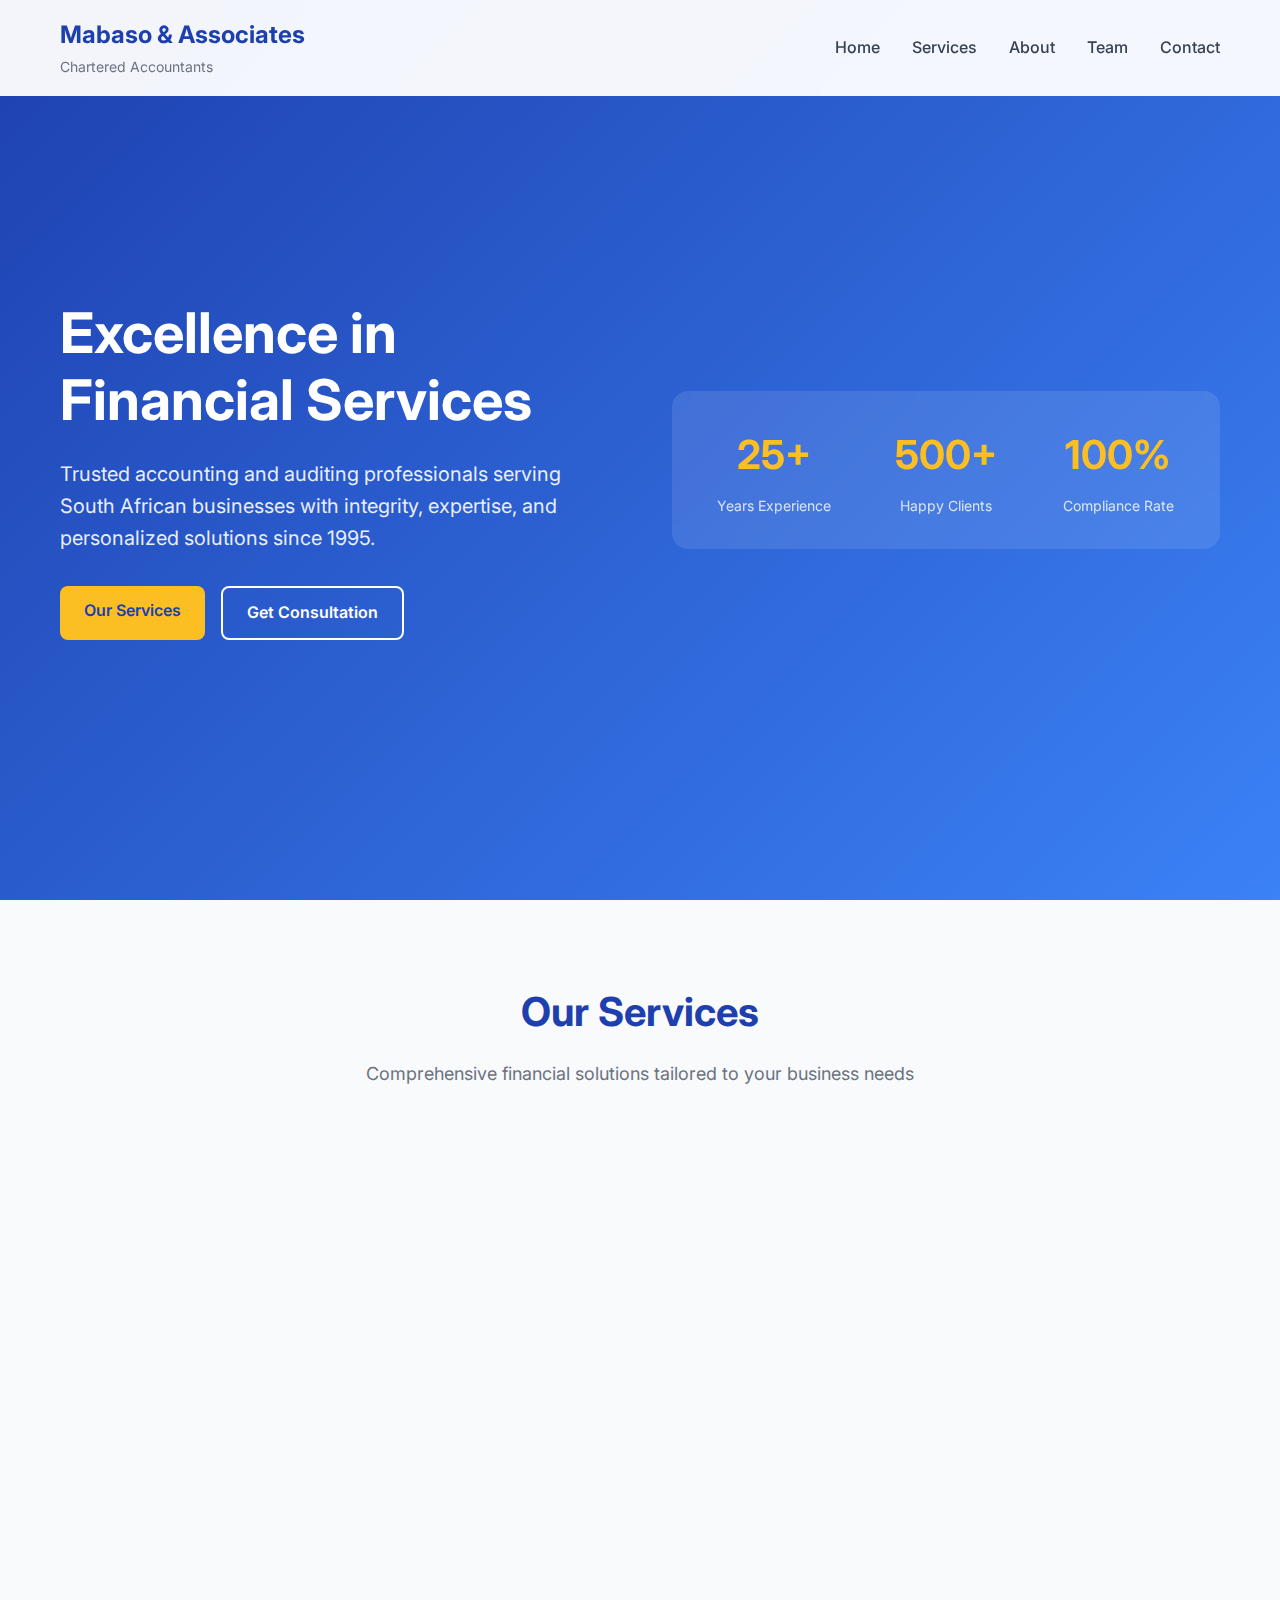
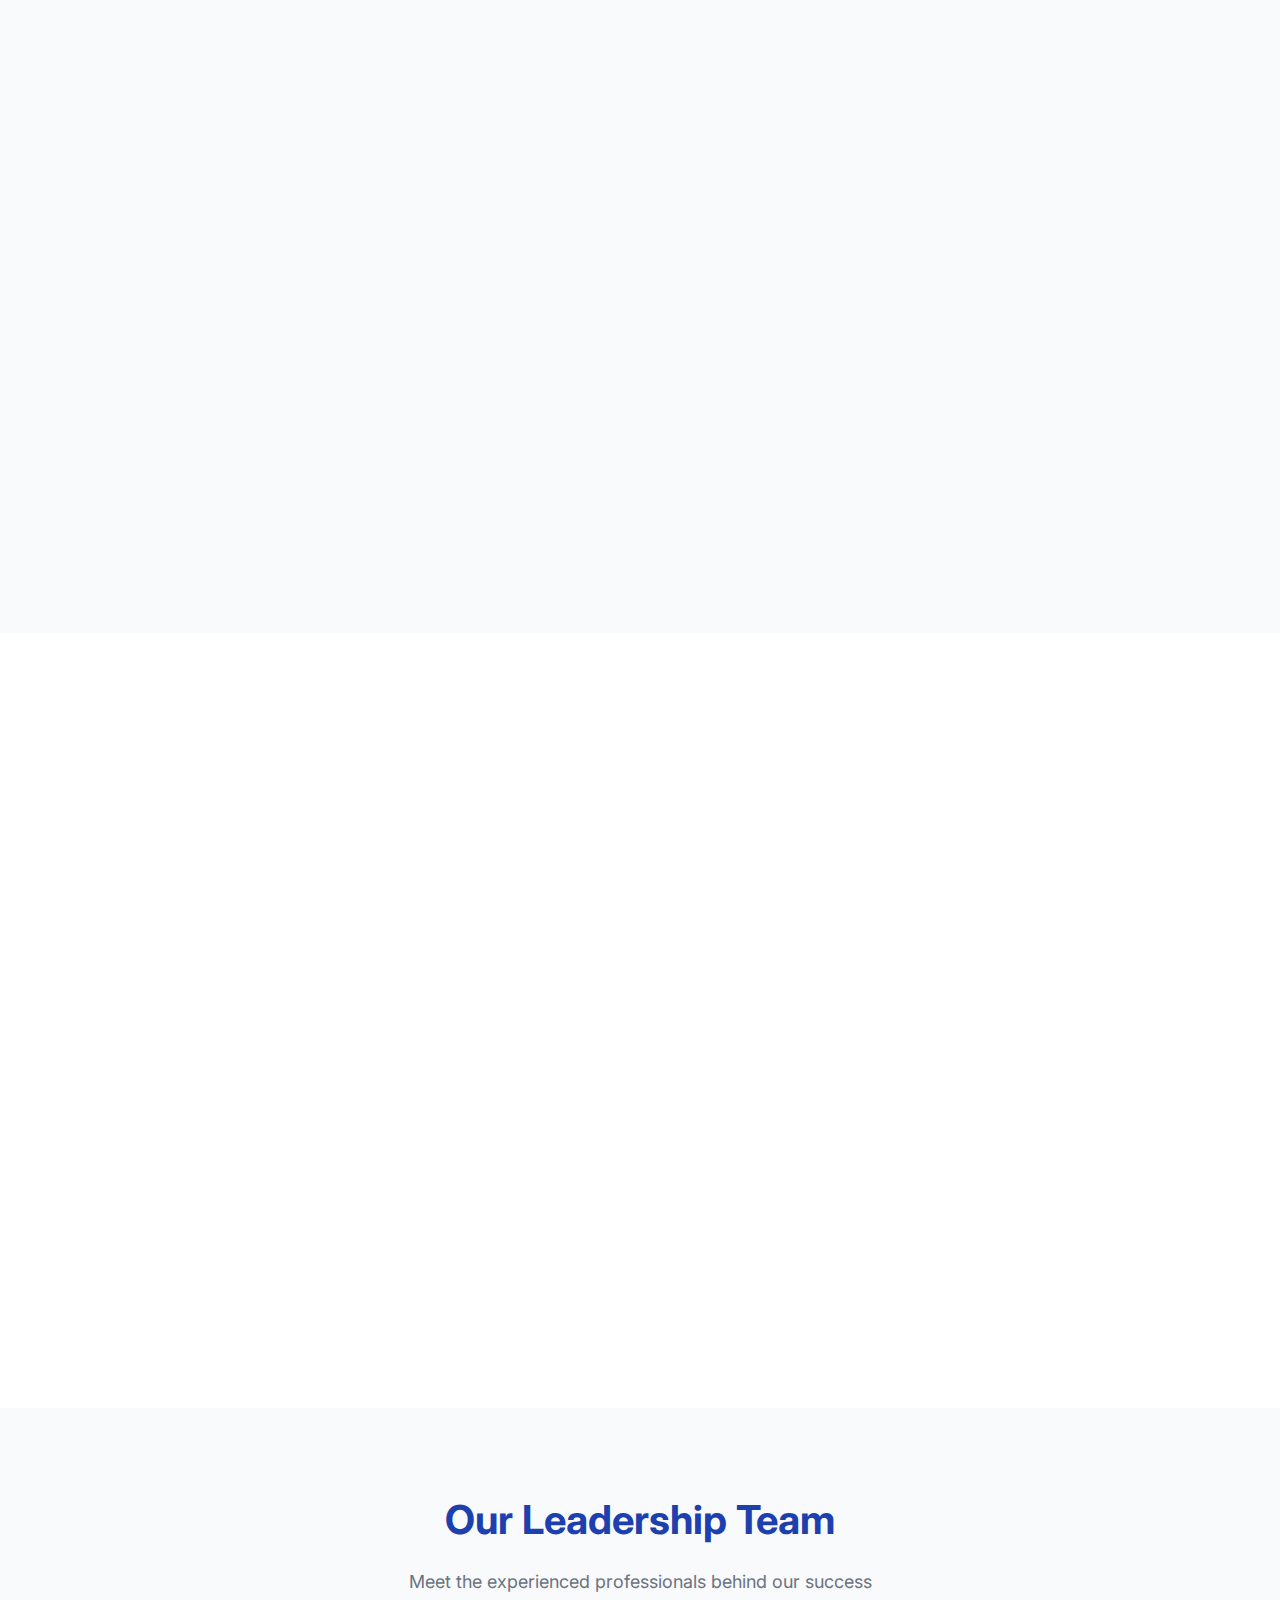
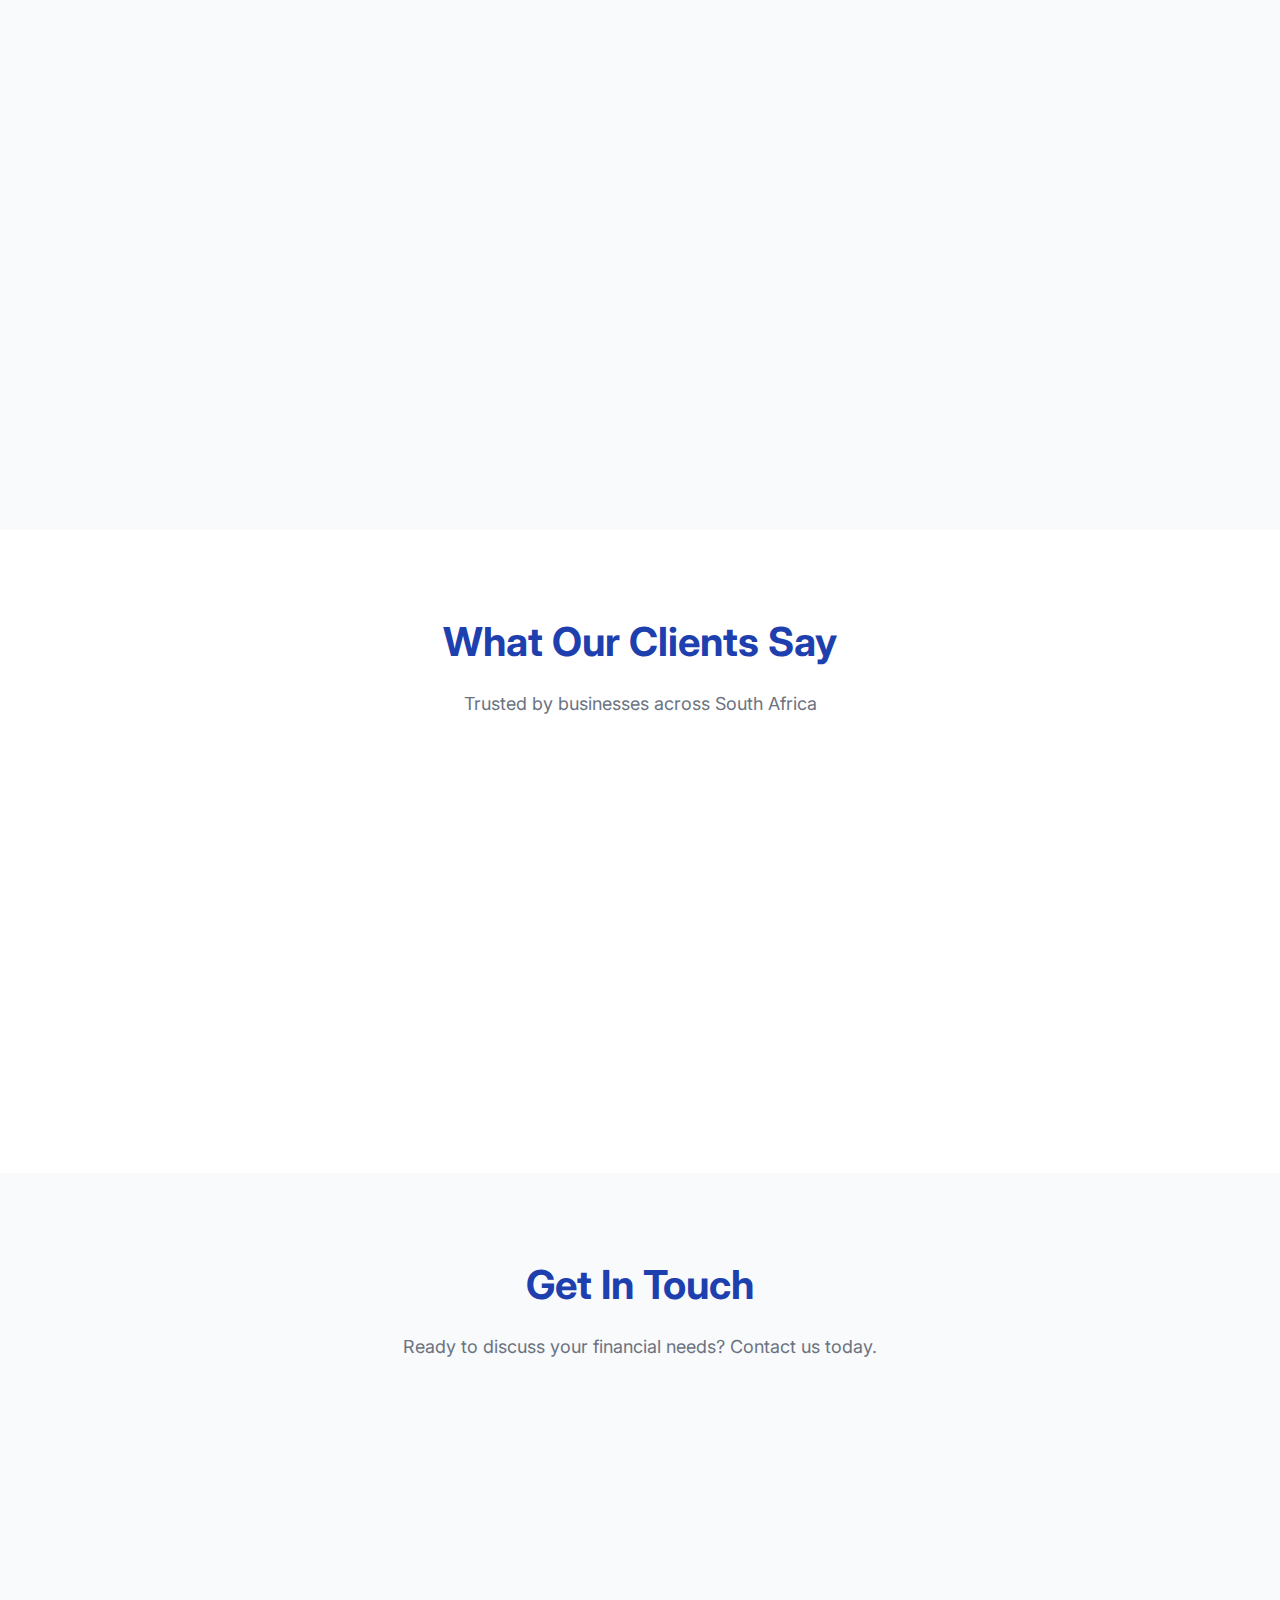
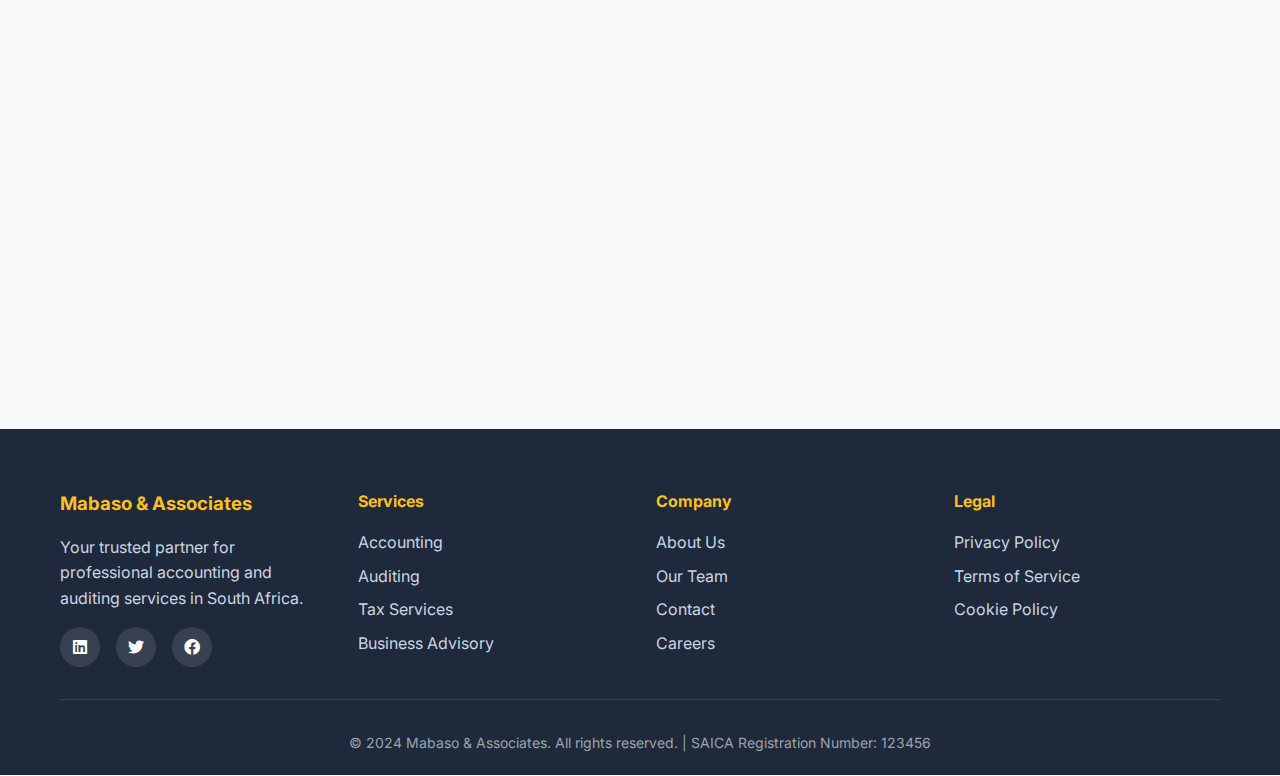
<file: index.html>
<!DOCTYPE html>
<html lang="en">
<head>
    <meta charset="UTF-8">
    <meta name="viewport" content="width=device-width, initial-scale=1.0">
    <title>Mabaso & Associates - Professional Accounting & Auditing Services</title>
    <meta name="description" content="Leading accounting and auditing firm in South Africa providing comprehensive financial services, tax consulting, and business advisory.">
    <link rel="stylesheet" href="styles.css">
    <link href="https://fonts.googleapis.com/css2?family=Inter:wght@300;400;500;600;700&display=swap" rel="stylesheet">
    <link rel="stylesheet" href="https://cdnjs.cloudflare.com/ajax/libs/font-awesome/6.0.0/css/all.min.css">
    <link rel="icon" type="image/svg+xml" href="favicon.svg">
</head>
<body>
    <!-- Navigation -->
    <nav class="navbar">
        <div class="nav-container">
            <div class="nav-logo">
                <h2>Mabaso & Associates</h2>
                <span>Chartered Accountants</span>
            </div>
            <ul class="nav-menu">
                <li class="nav-item">
                    <a href="#home" class="nav-link">Home</a>
                </li>
                <li class="nav-item">
                    <a href="services.html" class="nav-link">Services</a>
                </li>
                <li class="nav-item">
                    <a href="#about" class="nav-link">About</a>
                </li>
                <li class="nav-item">
                    <a href="#team" class="nav-link">Team</a>
                </li>
                <li class="nav-item">
                    <a href="contact.html" class="nav-link">Contact</a>
                </li>
            </ul>
            <div class="hamburger">
                <span class="bar"></span>
                <span class="bar"></span>
                <span class="bar"></span>
            </div>
        </div>
    </nav>

    <!-- Hero Section -->
    <section id="home" class="hero">
        <div class="hero-container">
            <div class="hero-content">
                <h1>Excellence in Financial Services</h1>
                <p>Trusted accounting and auditing professionals serving South African businesses with integrity, expertise, and personalized solutions since 1995.</p>
                <div class="hero-buttons">
                    <a href="services.html" class="btn btn-primary">Our Services</a>
                    <a href="contact.html" class="btn btn-secondary">Get Consultation</a>
                </div>
            </div>
            <div class="hero-image">
                <div class="hero-stats">
                    <div class="stat">
                        <h3>25+</h3>
                        <p>Years Experience</p>
                    </div>
                    <div class="stat">
                        <h3>500+</h3>
                        <p>Happy Clients</p>
                    </div>
                    <div class="stat">
                        <h3>100%</h3>
                        <p>Compliance Rate</p>
                    </div>
                </div>
            </div>
        </div>
    </section>

    <!-- Services Section -->
    <section id="services" class="services">
        <div class="container">
            <div class="section-header">
                <h2>Our Services</h2>
                <p>Comprehensive financial solutions tailored to your business needs</p>
            </div>
            <div class="services-grid">
                <div class="service-card">
                    <div class="service-icon">
                        <i class="fas fa-calculator"></i>
                    </div>
                    <h3>Accounting Services</h3>
                    <p>Complete bookkeeping, financial statements, and management accounts to keep your business financially organized.</p>
                    <ul>
                        <li>Monthly bookkeeping</li>
                        <li>Financial statements</li>
                        <li>Management accounts</li>
                        <li>Payroll processing</li>
                    </ul>
                </div>
                <div class="service-card">
                    <div class="service-icon">
                        <i class="fas fa-search"></i>
                    </div>
                    <h3>Auditing Services</h3>
                    <p>Independent audit services ensuring compliance with South African regulations and international standards.</p>
                    <ul>
                        <li>External audits</li>
                        <li>Internal audits</li>
                        <li>Compliance reviews</li>
                        <li>Risk assessments</li>
                    </ul>
                </div>
                <div class="service-card">
                    <div class="service-icon">
                        <i class="fas fa-file-invoice-dollar"></i>
                    </div>
                    <h3>Tax Services</h3>
                    <p>Expert tax planning, compliance, and optimization to minimize your tax burden legally and efficiently.</p>
                    <ul>
                        <li>Tax planning</li>
                        <li>VAT returns</li>
                        <li>Corporate tax</li>
                        <li>Personal tax</li>
                    </ul>
                </div>
                <div class="service-card">
                    <div class="service-icon">
                        <i class="fas fa-chart-line"></i>
                    </div>
                    <h3>Business Advisory</h3>
                    <p>Strategic financial advice to help your business grow, optimize operations, and achieve long-term success.</p>
                    <ul>
                        <li>Business planning</li>
                        <li>Financial modeling</li>
                        <li>Due diligence</li>
                        <li>Mergers & acquisitions</li>
                    </ul>
                </div>
            </div>
        </div>
    </section>

    <!-- About Section -->
    <section id="about" class="about">
        <div class="container">
            <div class="about-content">
                <div class="about-text">
                    <h2>About Mabaso & Associates</h2>
                    <p>Founded in 1995, Mabaso & Associates has been at the forefront of financial excellence in South Africa. We are a team of qualified chartered accountants and auditors committed to providing exceptional service to businesses of all sizes.</p>
                    <p>Our firm combines deep local expertise with international best practices, ensuring our clients receive world-class financial services while maintaining compliance with South African regulations.</p>
                    <div class="about-features">
                        <div class="feature">
                            <i class="fas fa-certificate"></i>
                            <div>
                                <h4>SAICA Registered</h4>
                                <p>Registered with the South African Institute of Chartered Accountants</p>
                            </div>
                        </div>
                        <div class="feature">
                            <i class="fas fa-shield-alt"></i>
                            <div>
                                <h4>Professional Indemnity</h4>
                                <p>Fully insured with comprehensive professional indemnity coverage</p>
                            </div>
                        </div>
                        <div class="feature">
                            <i class="fas fa-users"></i>
                            <div>
                                <h4>Client-Focused</h4>
                                <p>Personalized service with dedicated relationship managers</p>
                            </div>
                        </div>
                    </div>
                </div>
                <div class="about-image">
                    <div class="image-placeholder">
                        <i class="fas fa-building"></i>
                        <p>Professional Office</p>
                    </div>
                </div>
            </div>
        </div>
    </section>

    <!-- Team Section -->
    <section id="team" class="team">
        <div class="container">
            <div class="section-header">
                <h2>Our Leadership Team</h2>
                <p>Meet the experienced professionals behind our success</p>
            </div>
            <div class="team-grid">
                <div class="team-member">
                    <div class="member-image">
                        <i class="fas fa-user-tie"></i>
                    </div>
                    <h3>Thabo Mabaso</h3>
                    <p class="position">Managing Partner</p>
                    <p class="qualifications">CA(SA), MBA</p>
                    <p>Over 20 years of experience in accounting and auditing, specializing in corporate finance and business strategy.</p>
                </div>
                <div class="team-member">
                    <div class="member-image">
                        <i class="fas fa-user-tie"></i>
                    </div>
                    <h3>Nomsa Dlamini</h3>
                    <p class="position">Audit Partner</p>
                    <p class="qualifications">CA(SA), CIA</p>
                    <p>Expert in internal and external auditing with extensive experience in risk management and compliance.</p>
                </div>
                <div class="team-member">
                    <div class="member-image">
                        <i class="fas fa-user-tie"></i>
                    </div>
                    <h3>David van der Merwe</h3>
                    <p class="position">Tax Partner</p>
                    <p class="qualifications">CA(SA), MCom Tax</p>
                    <p>Specialist in South African tax law with expertise in corporate and personal tax planning.</p>
                </div>
            </div>
        </div>
    </section>

    <!-- Testimonials Section -->
    <section class="testimonials">
        <div class="container">
            <div class="section-header">
                <h2>What Our Clients Say</h2>
                <p>Trusted by businesses across South Africa</p>
            </div>
            <div class="testimonials-grid">
                <div class="testimonial">
                    <div class="quote">
                        <i class="fas fa-quote-left"></i>
                        <p>"Mabaso & Associates has been instrumental in our business growth. Their expertise in tax planning saved us significantly, and their audit services are thorough and professional."</p>
                    </div>
                    <div class="client">
                        <h4>Sarah Johnson</h4>
                        <p>CEO, TechStart Solutions</p>
                    </div>
                </div>
                <div class="testimonial">
                    <div class="quote">
                        <i class="fas fa-quote-left"></i>
                        <p>"The team's attention to detail and commitment to compliance gives us peace of mind. They truly understand our business and provide valuable insights."</p>
                    </div>
                    <div class="client">
                        <h4>Michael Patel</h4>
                        <p>Director, Patel Manufacturing</p>
                    </div>
                </div>
                <div class="testimonial">
                    <div class="quote">
                        <i class="fas fa-quote-left"></i>
                        <p>"Professional, reliable, and always available when we need them. Their business advisory services helped us navigate complex financial decisions."</p>
                    </div>
                    <div class="client">
                        <h4>Grace Mokoena</h4>
                        <p>Founder, Green Energy Co.</p>
                    </div>
                </div>
            </div>
        </div>
    </section>

    <!-- Contact Section -->
    <section id="contact" class="contact">
        <div class="container">
            <div class="section-header">
                <h2>Get In Touch</h2>
                <p>Ready to discuss your financial needs? Contact us today.</p>
            </div>
            <div class="contact-content">
                <div class="contact-info">
                    <div class="contact-item">
                        <i class="fas fa-map-marker-alt"></i>
                        <div>
                            <h4>Office Address</h4>
                            <p>123 Financial District<br>Sandton, Johannesburg<br>Gauteng, 2196</p>
                        </div>
                    </div>
                    <div class="contact-item">
                        <i class="fas fa-phone"></i>
                        <div>
                            <h4>Phone</h4>
                            <p>+27 11 234 5678</p>
                        </div>
                    </div>
                    <div class="contact-item">
                        <i class="fas fa-envelope"></i>
                        <div>
                            <h4>Email</h4>
                            <p>info@mabasoassociates.co.za</p>
                        </div>
                    </div>
                    <div class="contact-item">
                        <i class="fas fa-clock"></i>
                        <div>
                            <h4>Business Hours</h4>
                            <p>Monday - Friday: 8:00 AM - 6:00 PM<br>Saturday: 9:00 AM - 1:00 PM</p>
                        </div>
                    </div>
                </div>
                <div class="contact-form">
                    <form>
                        <div class="form-group">
                            <input type="text" placeholder="Your Name" required>
                        </div>
                        <div class="form-group">
                            <input type="email" placeholder="Your Email" required>
                        </div>
                        <div class="form-group">
                            <input type="tel" placeholder="Your Phone">
                        </div>
                        <div class="form-group">
                            <select required>
                                <option value="">Select Service</option>
                                <option value="accounting">Accounting Services</option>
                                <option value="auditing">Auditing Services</option>
                                <option value="tax">Tax Services</option>
                                <option value="advisory">Business Advisory</option>
                            </select>
                        </div>
                        <div class="form-group">
                            <textarea placeholder="Your Message" rows="5" required></textarea>
                        </div>
                        <button type="submit" class="btn btn-primary">Send Message</button>
                    </form>
                </div>
            </div>
        </div>
    </section>

    <!-- Footer -->
    <footer class="footer">
        <div class="container">
            <div class="footer-content">
                <div class="footer-section">
                    <h3>Mabaso & Associates</h3>
                    <p>Your trusted partner for professional accounting and auditing services in South Africa.</p>
                    <div class="social-links">
                        <a href="#"><i class="fab fa-linkedin"></i></a>
                        <a href="#"><i class="fab fa-twitter"></i></a>
                        <a href="#"><i class="fab fa-facebook"></i></a>
                    </div>
                </div>
                <div class="footer-section">
                    <h4>Services</h4>
                    <ul>
                        <li><a href="services.html">Accounting</a></li>
                        <li><a href="services.html">Auditing</a></li>
                        <li><a href="services.html">Tax Services</a></li>
                        <li><a href="services.html">Business Advisory</a></li>
                    </ul>
                </div>
                <div class="footer-section">
                    <h4>Company</h4>
                    <ul>
                        <li><a href="#about">About Us</a></li>
                        <li><a href="#team">Our Team</a></li>
                        <li><a href="contact.html">Contact</a></li>
                        <li><a href="#">Careers</a></li>
                    </ul>
                </div>
                <div class="footer-section">
                    <h4>Legal</h4>
                    <ul>
                        <li><a href="#">Privacy Policy</a></li>
                        <li><a href="#">Terms of Service</a></li>
                        <li><a href="#">Cookie Policy</a></li>
                    </ul>
                </div>
            </div>
            <div class="footer-bottom">
                <p>&copy; 2024 Mabaso & Associates. All rights reserved. | SAICA Registration Number: 123456</p>
            </div>
        </div>
    </footer>

    <script src="script.js"></script>
</body>
</html>
</file>
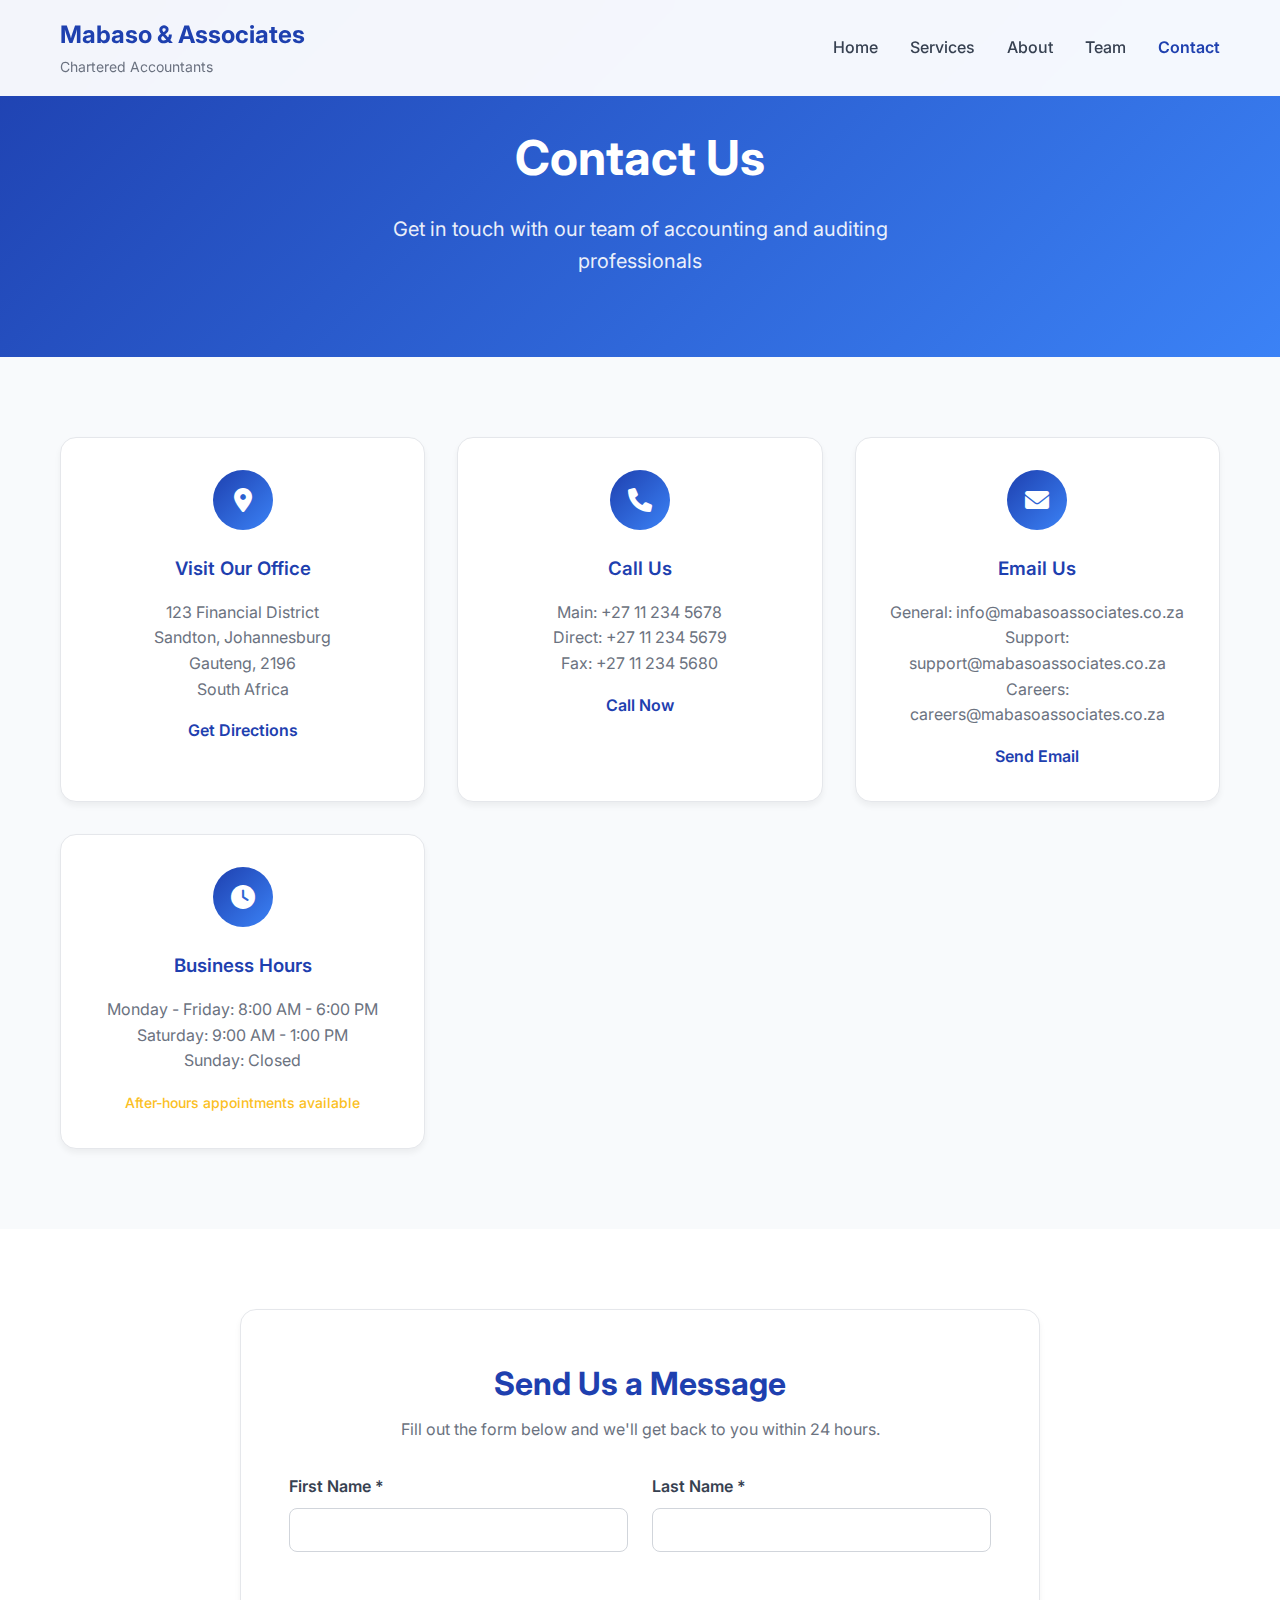
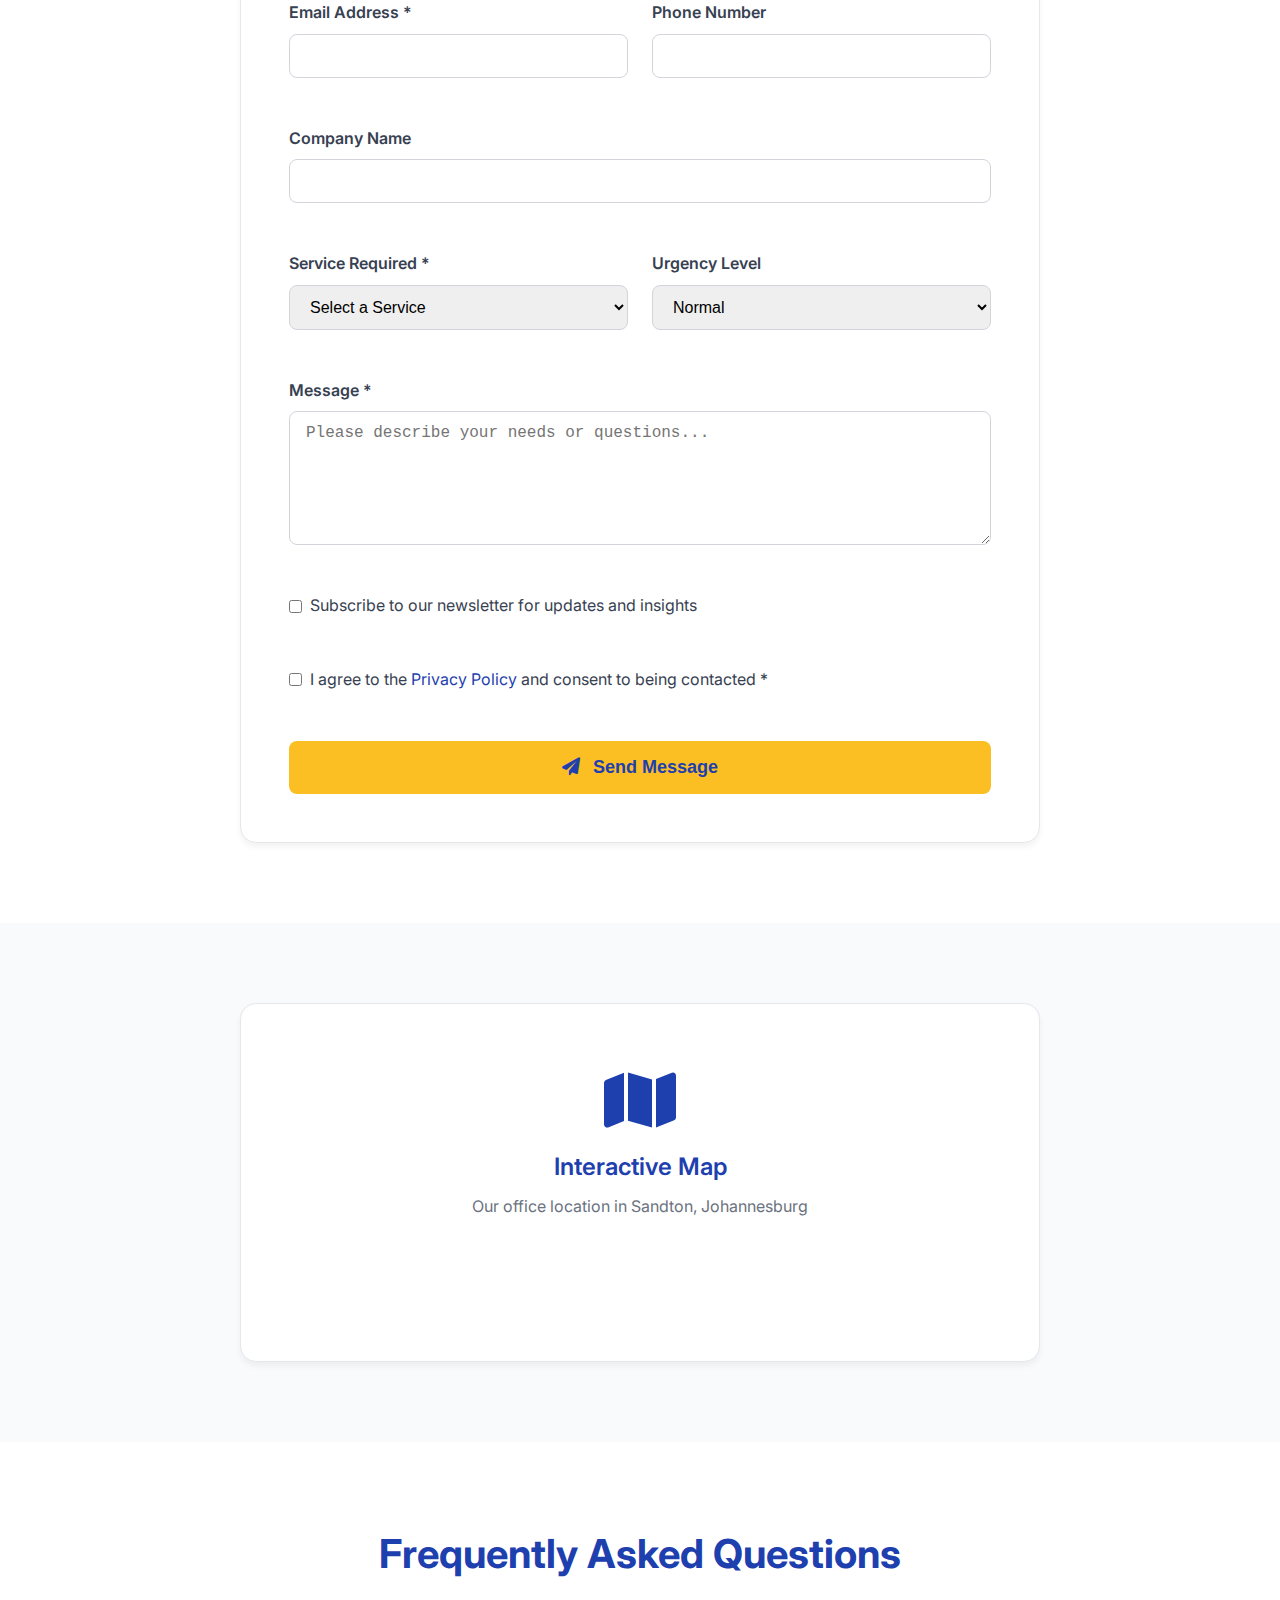
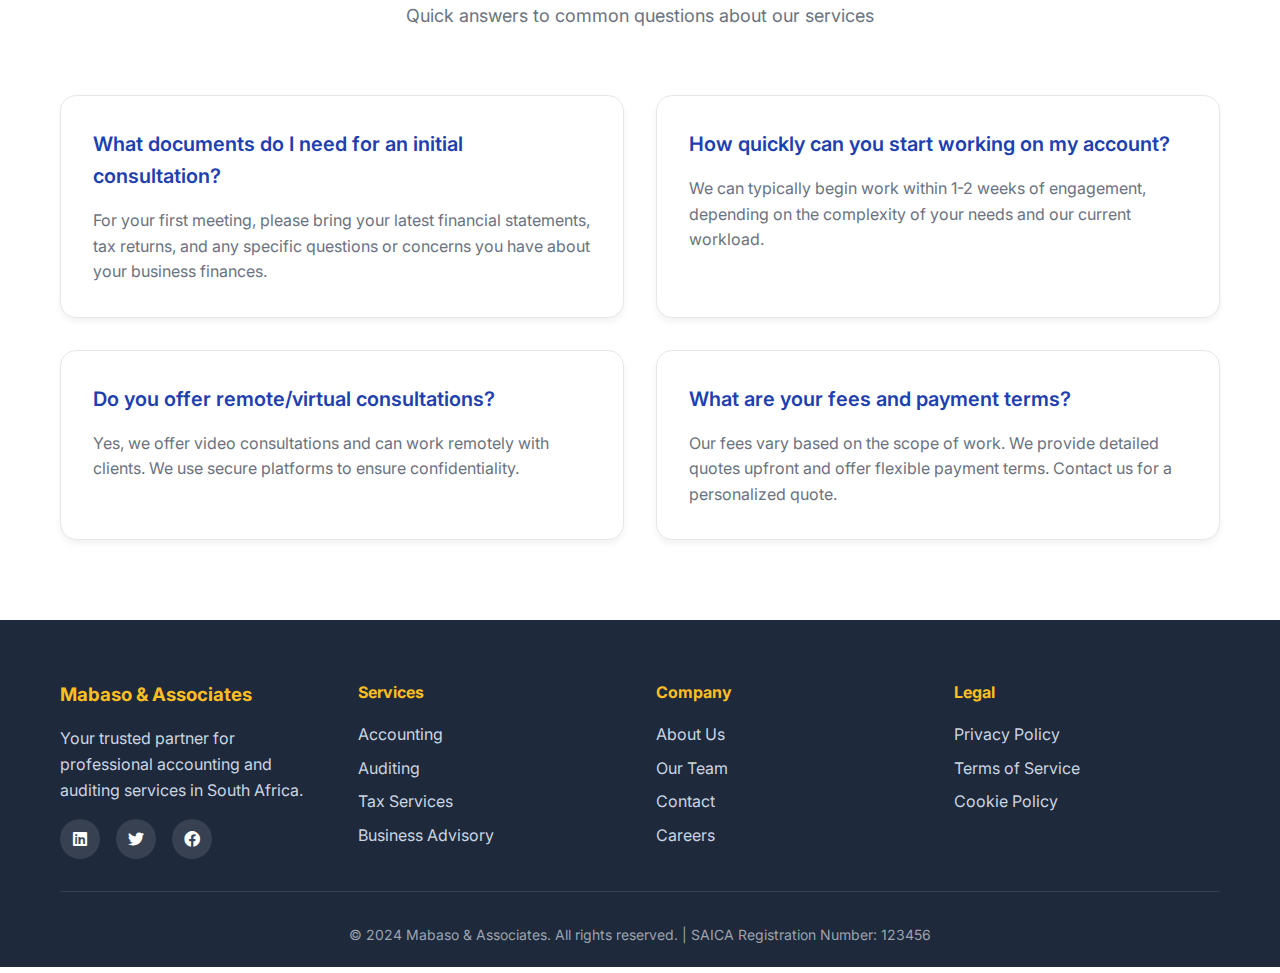
<file: contact.html>
<!DOCTYPE html>
<html lang="en">
<head>
    <meta charset="UTF-8">
    <meta name="viewport" content="width=device-width, initial-scale=1.0">
    <title>Contact Us - Mabaso & Associates</title>
    <meta name="description" content="Get in touch with Mabaso & Associates. Contact our accounting and auditing professionals in Johannesburg, South Africa.">
    <link rel="stylesheet" href="styles.css">
    <link href="https://fonts.googleapis.com/css2?family=Inter:wght@300;400;500;600;700&display=swap" rel="stylesheet">
    <link rel="stylesheet" href="https://cdnjs.cloudflare.com/ajax/libs/font-awesome/6.0.0/css/all.min.css">
    <link rel="icon" type="image/svg+xml" href="favicon.svg">
</head>
<body>
    <!-- Navigation -->
    <nav class="navbar">
        <div class="nav-container">
            <div class="nav-logo">
                <h2>Mabaso & Associates</h2>
                <span>Chartered Accountants</span>
            </div>
            <ul class="nav-menu">
                <li class="nav-item">
                    <a href="index.html" class="nav-link">Home</a>
                </li>
                <li class="nav-item">
                    <a href="services.html" class="nav-link">Services</a>
                </li>
                <li class="nav-item">
                    <a href="index.html#about" class="nav-link">About</a>
                </li>
                <li class="nav-item">
                    <a href="index.html#team" class="nav-link">Team</a>
                </li>
                <li class="nav-item">
                    <a href="contact.html" class="nav-link active">Contact</a>
                </li>
            </ul>
            <div class="hamburger">
                <span class="bar"></span>
                <span class="bar"></span>
                <span class="bar"></span>
            </div>
        </div>
    </nav>

    <!-- Page Header -->
    <section class="page-header">
        <div class="container">
            <h1>Contact Us</h1>
            <p>Get in touch with our team of accounting and auditing professionals</p>
        </div>
    </section>

    <!-- Contact Information -->
    <section class="contact-details">
        <div class="container">
            <div class="contact-grid">
                <div class="contact-card">
                    <div class="contact-icon">
                        <i class="fas fa-map-marker-alt"></i>
                    </div>
                    <h3>Visit Our Office</h3>
                    <p>123 Financial District<br>Sandton, Johannesburg<br>Gauteng, 2196<br>South Africa</p>
                    <a href="#" class="contact-link">Get Directions</a>
                </div>
                
                <div class="contact-card">
                    <div class="contact-icon">
                        <i class="fas fa-phone"></i>
                    </div>
                    <h3>Call Us</h3>
                    <p>Main: +27 11 234 5678<br>Direct: +27 11 234 5679<br>Fax: +27 11 234 5680</p>
                    <a href="tel:+27112345678" class="contact-link">Call Now</a>
                </div>
                
                <div class="contact-card">
                    <div class="contact-icon">
                        <i class="fas fa-envelope"></i>
                    </div>
                    <h3>Email Us</h3>
                    <p>General: info@mabasoassociates.co.za<br>Support: support@mabasoassociates.co.za<br>Careers: careers@mabasoassociates.co.za</p>
                    <a href="mailto:info@mabasoassociates.co.za" class="contact-link">Send Email</a>
                </div>
                
                <div class="contact-card">
                    <div class="contact-icon">
                        <i class="fas fa-clock"></i>
                    </div>
                    <h3>Business Hours</h3>
                    <p>Monday - Friday: 8:00 AM - 6:00 PM<br>Saturday: 9:00 AM - 1:00 PM<br>Sunday: Closed</p>
                    <span class="contact-note">After-hours appointments available</span>
                </div>
            </div>
        </div>
    </section>

    <!-- Contact Form Section -->
    <section class="contact-form-section">
        <div class="container">
            <div class="contact-form-container">
                <div class="form-header">
                    <h2>Send Us a Message</h2>
                    <p>Fill out the form below and we'll get back to you within 24 hours.</p>
                </div>
                
                <form class="enhanced-contact-form">
                    <div class="form-row">
                        <div class="form-group">
                            <label for="firstName">First Name *</label>
                            <input type="text" id="firstName" name="firstName" required>
                        </div>
                        <div class="form-group">
                            <label for="lastName">Last Name *</label>
                            <input type="text" id="lastName" name="lastName" required>
                        </div>
                    </div>
                    
                    <div class="form-row">
                        <div class="form-group">
                            <label for="email">Email Address *</label>
                            <input type="email" id="email" name="email" required>
                        </div>
                        <div class="form-group">
                            <label for="phone">Phone Number</label>
                            <input type="tel" id="phone" name="phone">
                        </div>
                    </div>
                    
                    <div class="form-group">
                        <label for="company">Company Name</label>
                        <input type="text" id="company" name="company">
                    </div>
                    
                    <div class="form-row">
                        <div class="form-group">
                            <label for="service">Service Required *</label>
                            <select id="service" name="service" required>
                                <option value="">Select a Service</option>
                                <option value="accounting">Accounting Services</option>
                                <option value="auditing">Auditing Services</option>
                                <option value="tax">Tax Services</option>
                                <option value="advisory">Business Advisory</option>
                                <option value="consultation">General Consultation</option>
                            </select>
                        </div>
                        <div class="form-group">
                            <label for="urgency">Urgency Level</label>
                            <select id="urgency" name="urgency">
                                <option value="normal">Normal</option>
                                <option value="urgent">Urgent</option>
                                <option value="emergency">Emergency</option>
                            </select>
                        </div>
                    </div>
                    
                    <div class="form-group">
                        <label for="message">Message *</label>
                        <textarea id="message" name="message" rows="6" placeholder="Please describe your needs or questions..." required></textarea>
                    </div>
                    
                    <div class="form-group checkbox-group">
                        <input type="checkbox" id="newsletter" name="newsletter">
                        <label for="newsletter">Subscribe to our newsletter for updates and insights</label>
                    </div>
                    
                    <div class="form-group checkbox-group">
                        <input type="checkbox" id="privacy" name="privacy" required>
                        <label for="privacy">I agree to the <a href="#">Privacy Policy</a> and consent to being contacted *</label>
                    </div>
                    
                    <button type="submit" class="btn btn-primary btn-large">
                        <i class="fas fa-paper-plane"></i>
                        Send Message
                    </button>
                </form>
            </div>
        </div>
    </section>

    <!-- Map Section -->
    <section class="map-section">
        <div class="container">
            <div class="map-container">
                <div class="map-placeholder">
                    <i class="fas fa-map"></i>
                    <h3>Interactive Map</h3>
                    <p>Our office location in Sandton, Johannesburg</p>
                    <a href="#" class="btn btn-secondary">View on Google Maps</a>
                </div>
            </div>
        </div>
    </section>

    <!-- FAQ Section -->
    <section class="faq-section">
        <div class="container">
            <div class="section-header">
                <h2>Frequently Asked Questions</h2>
                <p>Quick answers to common questions about our services</p>
            </div>
            
            <div class="faq-grid">
                <div class="faq-item">
                    <h3>What documents do I need for an initial consultation?</h3>
                    <p>For your first meeting, please bring your latest financial statements, tax returns, and any specific questions or concerns you have about your business finances.</p>
                </div>
                
                <div class="faq-item">
                    <h3>How quickly can you start working on my account?</h3>
                    <p>We can typically begin work within 1-2 weeks of engagement, depending on the complexity of your needs and our current workload.</p>
                </div>
                
                <div class="faq-item">
                    <h3>Do you offer remote/virtual consultations?</h3>
                    <p>Yes, we offer video consultations and can work remotely with clients. We use secure platforms to ensure confidentiality.</p>
                </div>
                
                <div class="faq-item">
                    <h3>What are your fees and payment terms?</h3>
                    <p>Our fees vary based on the scope of work. We provide detailed quotes upfront and offer flexible payment terms. Contact us for a personalized quote.</p>
                </div>
            </div>
        </div>
    </section>

    <!-- Footer -->
    <footer class="footer">
        <div class="container">
            <div class="footer-content">
                <div class="footer-section">
                    <h3>Mabaso & Associates</h3>
                    <p>Your trusted partner for professional accounting and auditing services in South Africa.</p>
                    <div class="social-links">
                        <a href="#"><i class="fab fa-linkedin"></i></a>
                        <a href="#"><i class="fab fa-twitter"></i></a>
                        <a href="#"><i class="fab fa-facebook"></i></a>
                    </div>
                </div>
                <div class="footer-section">
                    <h4>Services</h4>
                    <ul>
                        <li><a href="services.html#accounting">Accounting</a></li>
                        <li><a href="services.html#auditing">Auditing</a></li>
                        <li><a href="services.html#tax">Tax Services</a></li>
                        <li><a href="services.html#advisory">Business Advisory</a></li>
                    </ul>
                </div>
                <div class="footer-section">
                    <h4>Company</h4>
                    <ul>
                        <li><a href="index.html#about">About Us</a></li>
                        <li><a href="index.html#team">Our Team</a></li>
                        <li><a href="contact.html">Contact</a></li>
                        <li><a href="#">Careers</a></li>
                    </ul>
                </div>
                <div class="footer-section">
                    <h4>Legal</h4>
                    <ul>
                        <li><a href="#">Privacy Policy</a></li>
                        <li><a href="#">Terms of Service</a></li>
                        <li><a href="#">Cookie Policy</a></li>
                    </ul>
                </div>
            </div>
            <div class="footer-bottom">
                <p>&copy; 2024 Mabaso & Associates. All rights reserved. | SAICA Registration Number: 123456</p>
            </div>
        </div>
    </footer>

    <script src="script.js"></script>
</body>
</html>
</file>
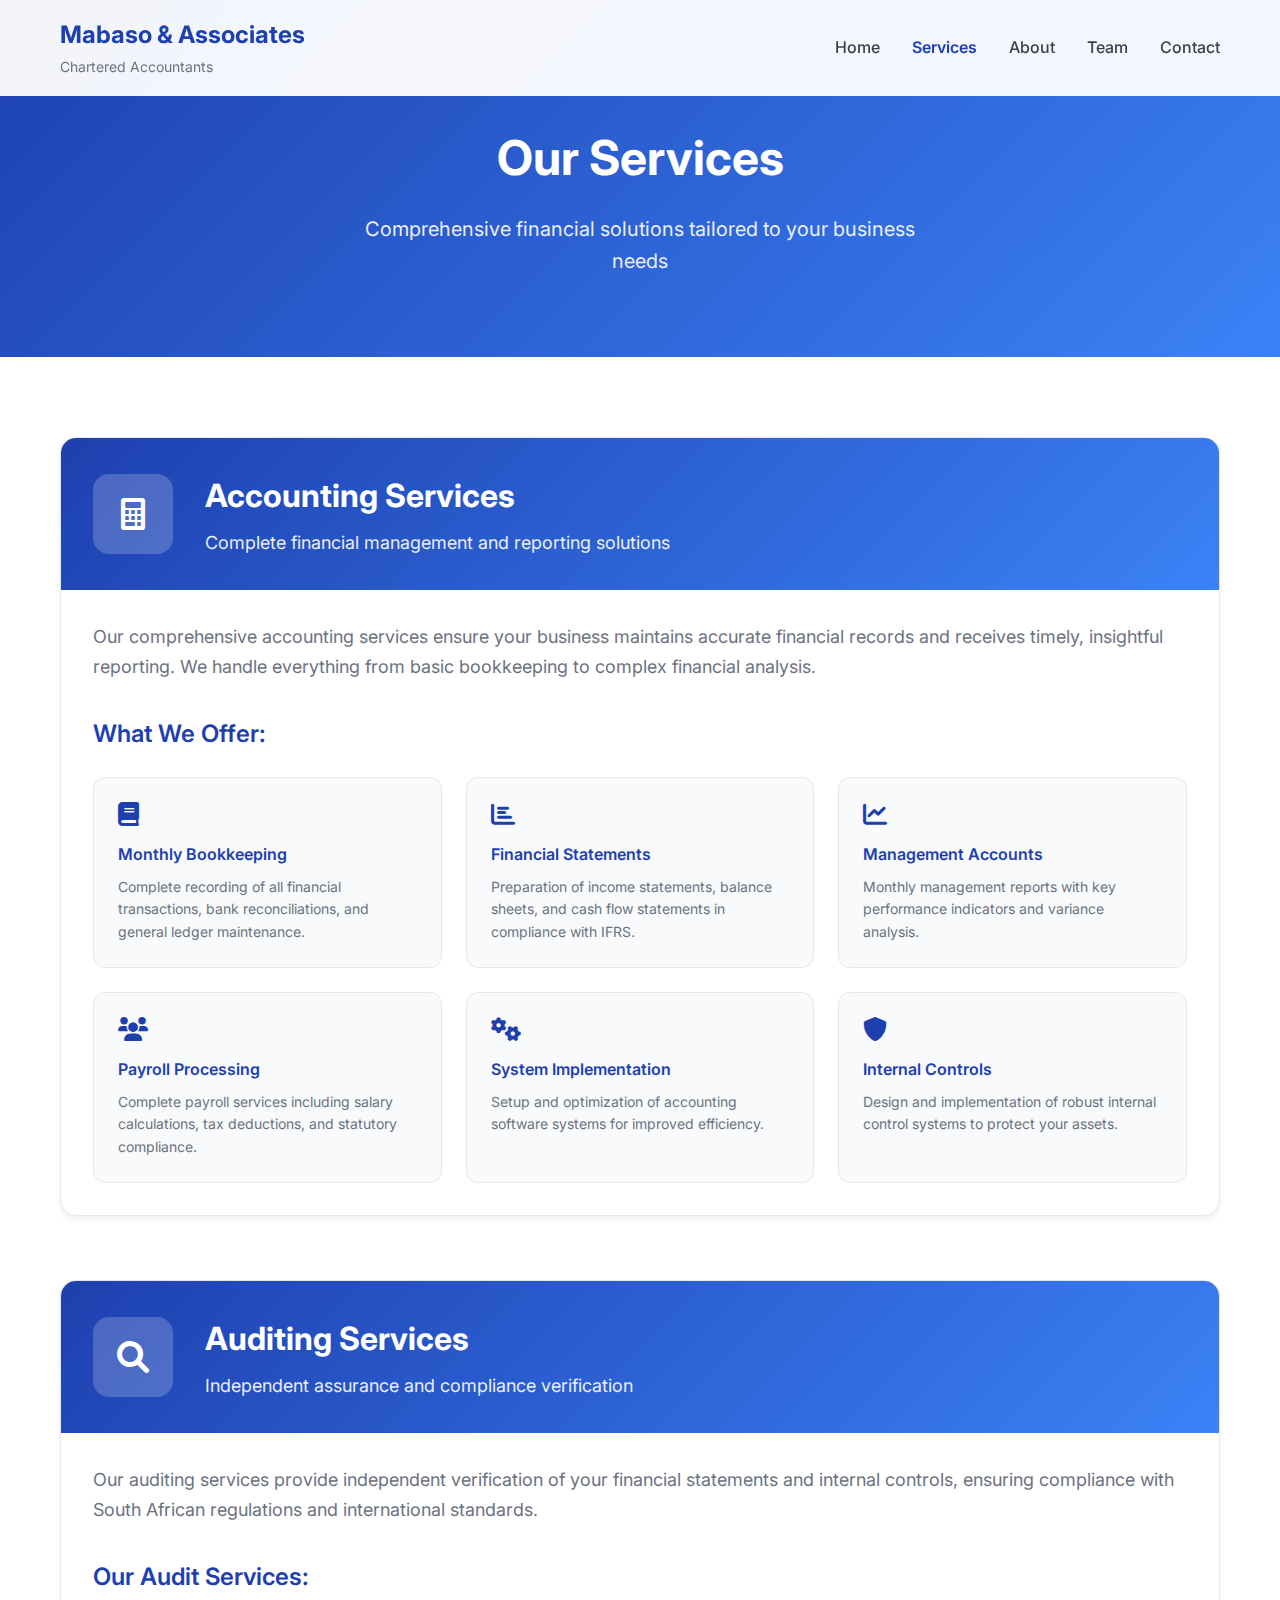
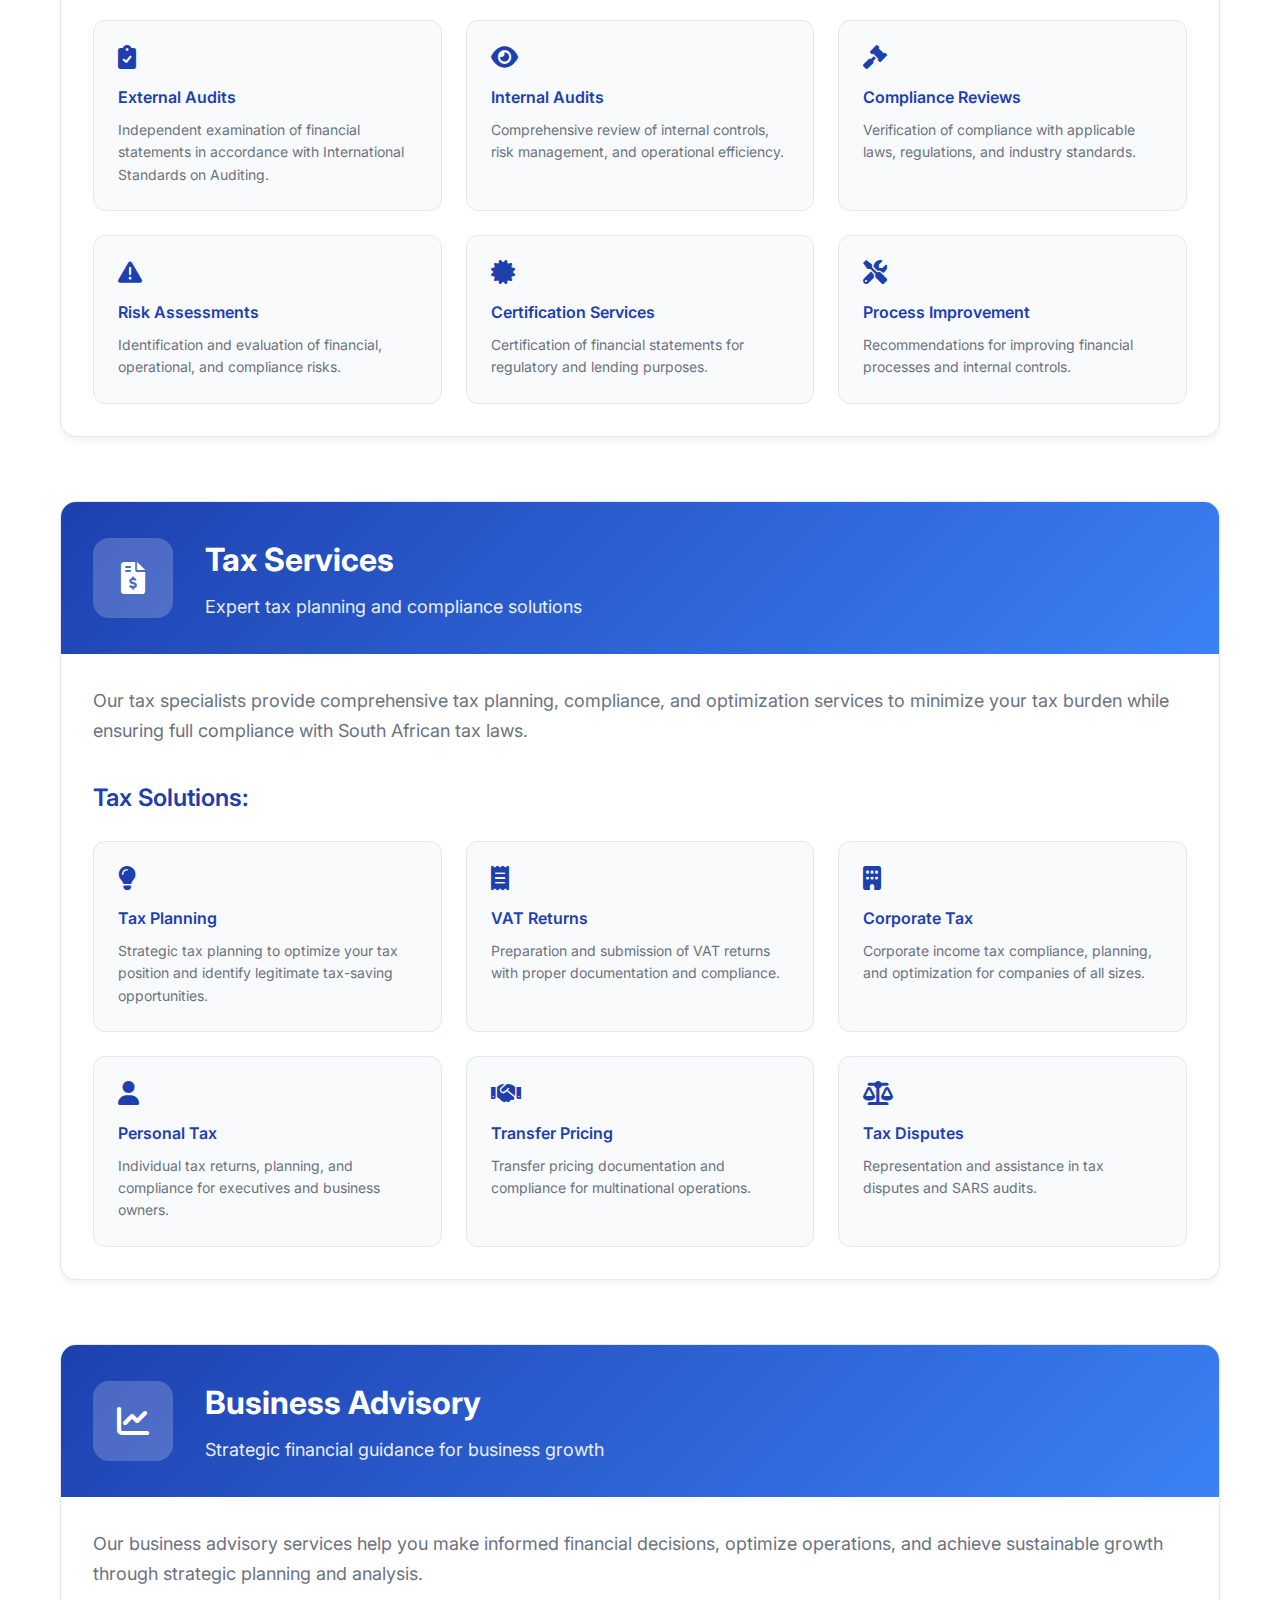
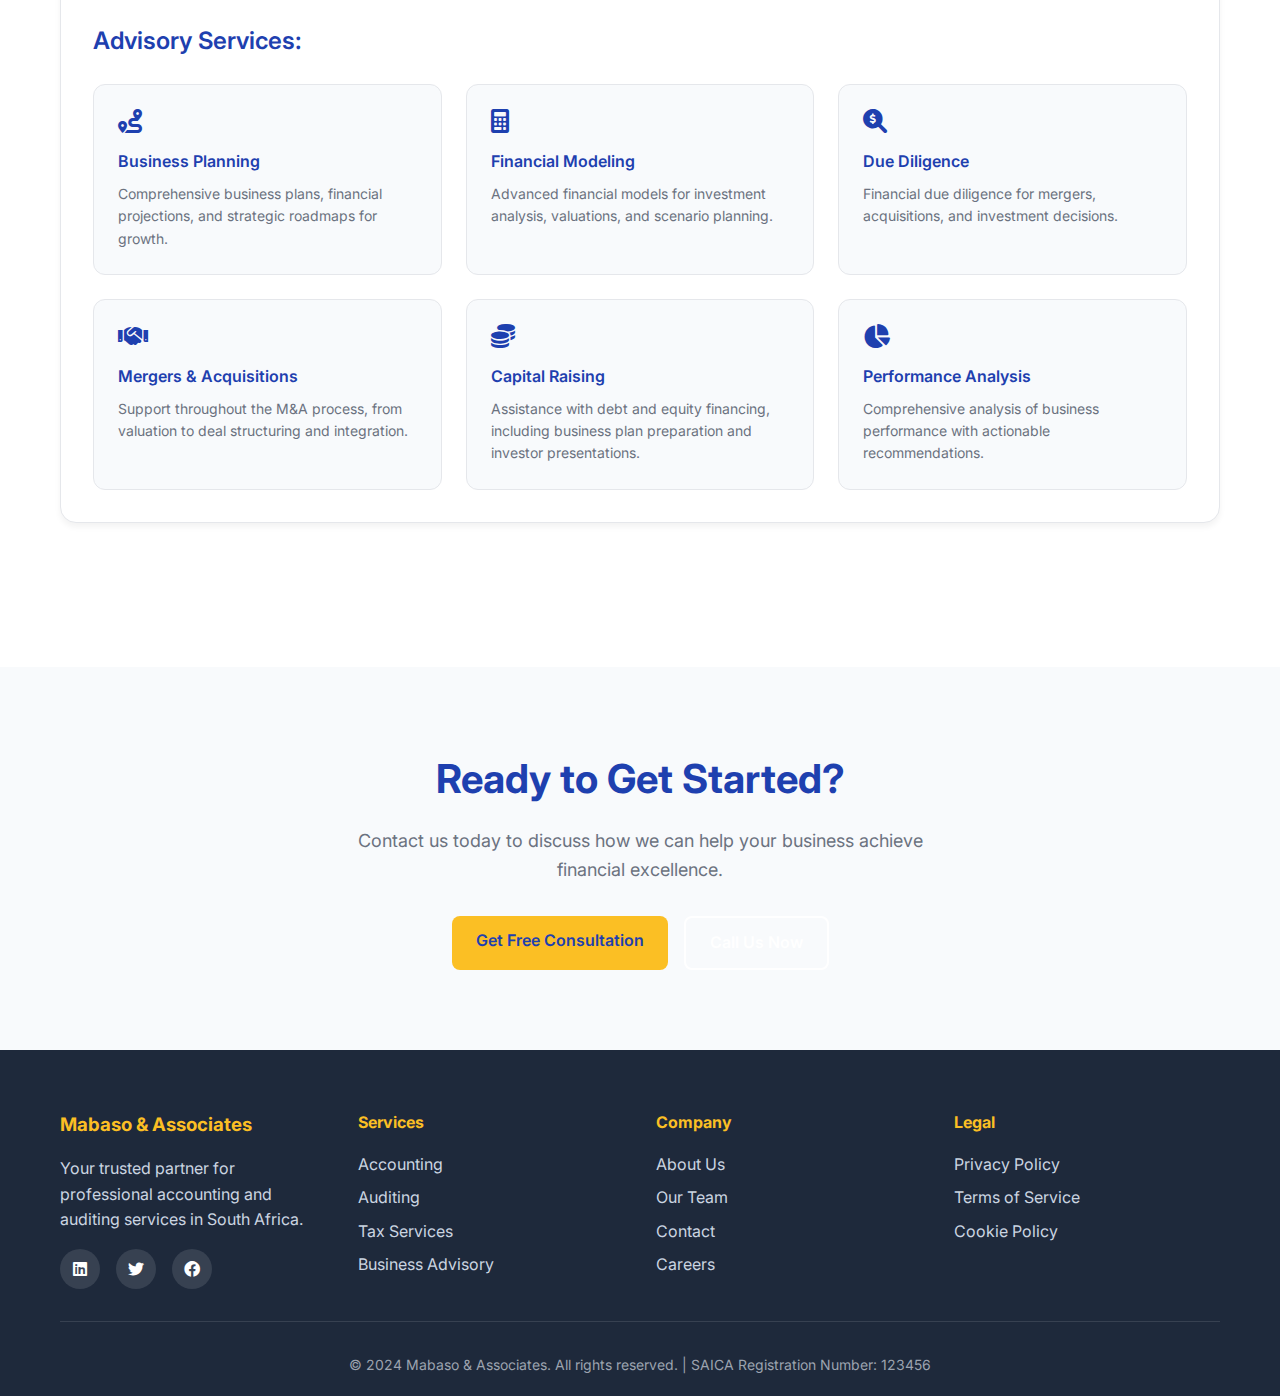
<file: services.html>
<!DOCTYPE html>
<html lang="en">
<head>
    <meta charset="UTF-8">
    <meta name="viewport" content="width=device-width, initial-scale=1.0">
    <title>Our Services - Mabaso & Associates</title>
    <meta name="description" content="Comprehensive accounting, auditing, tax, and business advisory services in South Africa. Expert financial solutions for businesses of all sizes.">
    <link rel="stylesheet" href="styles.css">
    <link href="https://fonts.googleapis.com/css2?family=Inter:wght@300;400;500;600;700&display=swap" rel="stylesheet">
    <link rel="stylesheet" href="https://cdnjs.cloudflare.com/ajax/libs/font-awesome/6.0.0/css/all.min.css">
    <link rel="icon" type="image/svg+xml" href="favicon.svg">
</head>
<body>
    <!-- Navigation -->
    <nav class="navbar">
        <div class="nav-container">
            <div class="nav-logo">
                <h2>Mabaso & Associates</h2>
                <span>Chartered Accountants</span>
            </div>
            <ul class="nav-menu">
                <li class="nav-item">
                    <a href="index.html" class="nav-link">Home</a>
                </li>
                <li class="nav-item">
                    <a href="services.html" class="nav-link active">Services</a>
                </li>
                <li class="nav-item">
                    <a href="index.html#about" class="nav-link">About</a>
                </li>
                <li class="nav-item">
                    <a href="index.html#team" class="nav-link">Team</a>
                </li>
                <li class="nav-item">
                    <a href="index.html#contact" class="nav-link">Contact</a>
                </li>
            </ul>
            <div class="hamburger">
                <span class="bar"></span>
                <span class="bar"></span>
                <span class="bar"></span>
            </div>
        </div>
    </nav>

    <!-- Page Header -->
    <section class="page-header">
        <div class="container">
            <h1>Our Services</h1>
            <p>Comprehensive financial solutions tailored to your business needs</p>
        </div>
    </section>

    <!-- Detailed Services -->
    <section class="detailed-services">
        <div class="container">
            <!-- Accounting Services -->
            <div class="service-detail">
                <div class="service-header">
                    <div class="service-icon-large">
                        <i class="fas fa-calculator"></i>
                    </div>
                    <div>
                        <h2>Accounting Services</h2>
                        <p>Complete financial management and reporting solutions</p>
                    </div>
                </div>
                <div class="service-content">
                    <div class="service-description">
                        <p>Our comprehensive accounting services ensure your business maintains accurate financial records and receives timely, insightful reporting. We handle everything from basic bookkeeping to complex financial analysis.</p>
                    </div>
                    <div class="service-features">
                        <h3>What We Offer:</h3>
                        <div class="features-grid">
                            <div class="feature-item">
                                <i class="fas fa-book"></i>
                                <h4>Monthly Bookkeeping</h4>
                                <p>Complete recording of all financial transactions, bank reconciliations, and general ledger maintenance.</p>
                            </div>
                            <div class="feature-item">
                                <i class="fas fa-chart-bar"></i>
                                <h4>Financial Statements</h4>
                                <p>Preparation of income statements, balance sheets, and cash flow statements in compliance with IFRS.</p>
                            </div>
                            <div class="feature-item">
                                <i class="fas fa-chart-line"></i>
                                <h4>Management Accounts</h4>
                                <p>Monthly management reports with key performance indicators and variance analysis.</p>
                            </div>
                            <div class="feature-item">
                                <i class="fas fa-users"></i>
                                <h4>Payroll Processing</h4>
                                <p>Complete payroll services including salary calculations, tax deductions, and statutory compliance.</p>
                            </div>
                            <div class="feature-item">
                                <i class="fas fa-cogs"></i>
                                <h4>System Implementation</h4>
                                <p>Setup and optimization of accounting software systems for improved efficiency.</p>
                            </div>
                            <div class="feature-item">
                                <i class="fas fa-shield-alt"></i>
                                <h4>Internal Controls</h4>
                                <p>Design and implementation of robust internal control systems to protect your assets.</p>
                            </div>
                        </div>
                    </div>
                </div>
            </div>

            <!-- Auditing Services -->
            <div class="service-detail">
                <div class="service-header">
                    <div class="service-icon-large">
                        <i class="fas fa-search"></i>
                    </div>
                    <div>
                        <h2>Auditing Services</h2>
                        <p>Independent assurance and compliance verification</p>
                    </div>
                </div>
                <div class="service-content">
                    <div class="service-description">
                        <p>Our auditing services provide independent verification of your financial statements and internal controls, ensuring compliance with South African regulations and international standards.</p>
                    </div>
                    <div class="service-features">
                        <h3>Our Audit Services:</h3>
                        <div class="features-grid">
                            <div class="feature-item">
                                <i class="fas fa-clipboard-check"></i>
                                <h4>External Audits</h4>
                                <p>Independent examination of financial statements in accordance with International Standards on Auditing.</p>
                            </div>
                            <div class="feature-item">
                                <i class="fas fa-eye"></i>
                                <h4>Internal Audits</h4>
                                <p>Comprehensive review of internal controls, risk management, and operational efficiency.</p>
                            </div>
                            <div class="feature-item">
                                <i class="fas fa-gavel"></i>
                                <h4>Compliance Reviews</h4>
                                <p>Verification of compliance with applicable laws, regulations, and industry standards.</p>
                            </div>
                            <div class="feature-item">
                                <i class="fas fa-exclamation-triangle"></i>
                                <h4>Risk Assessments</h4>
                                <p>Identification and evaluation of financial, operational, and compliance risks.</p>
                            </div>
                            <div class="feature-item">
                                <i class="fas fa-certificate"></i>
                                <h4>Certification Services</h4>
                                <p>Certification of financial statements for regulatory and lending purposes.</p>
                            </div>
                            <div class="feature-item">
                                <i class="fas fa-tools"></i>
                                <h4>Process Improvement</h4>
                                <p>Recommendations for improving financial processes and internal controls.</p>
                            </div>
                        </div>
                    </div>
                </div>
            </div>

            <!-- Tax Services -->
            <div class="service-detail">
                <div class="service-header">
                    <div class="service-icon-large">
                        <i class="fas fa-file-invoice-dollar"></i>
                    </div>
                    <div>
                        <h2>Tax Services</h2>
                        <p>Expert tax planning and compliance solutions</p>
                    </div>
                </div>
                <div class="service-content">
                    <div class="service-description">
                        <p>Our tax specialists provide comprehensive tax planning, compliance, and optimization services to minimize your tax burden while ensuring full compliance with South African tax laws.</p>
                    </div>
                    <div class="service-features">
                        <h3>Tax Solutions:</h3>
                        <div class="features-grid">
                            <div class="feature-item">
                                <i class="fas fa-lightbulb"></i>
                                <h4>Tax Planning</h4>
                                <p>Strategic tax planning to optimize your tax position and identify legitimate tax-saving opportunities.</p>
                            </div>
                            <div class="feature-item">
                                <i class="fas fa-receipt"></i>
                                <h4>VAT Returns</h4>
                                <p>Preparation and submission of VAT returns with proper documentation and compliance.</p>
                            </div>
                            <div class="feature-item">
                                <i class="fas fa-building"></i>
                                <h4>Corporate Tax</h4>
                                <p>Corporate income tax compliance, planning, and optimization for companies of all sizes.</p>
                            </div>
                            <div class="feature-item">
                                <i class="fas fa-user"></i>
                                <h4>Personal Tax</h4>
                                <p>Individual tax returns, planning, and compliance for executives and business owners.</p>
                            </div>
                            <div class="feature-item">
                                <i class="fas fa-handshake"></i>
                                <h4>Transfer Pricing</h4>
                                <p>Transfer pricing documentation and compliance for multinational operations.</p>
                            </div>
                            <div class="feature-item">
                                <i class="fas fa-balance-scale"></i>
                                <h4>Tax Disputes</h4>
                                <p>Representation and assistance in tax disputes and SARS audits.</p>
                            </div>
                        </div>
                    </div>
                </div>
            </div>

            <!-- Business Advisory -->
            <div class="service-detail">
                <div class="service-header">
                    <div class="service-icon-large">
                        <i class="fas fa-chart-line"></i>
                    </div>
                    <div>
                        <h2>Business Advisory</h2>
                        <p>Strategic financial guidance for business growth</p>
                    </div>
                </div>
                <div class="service-content">
                    <div class="service-description">
                        <p>Our business advisory services help you make informed financial decisions, optimize operations, and achieve sustainable growth through strategic planning and analysis.</p>
                    </div>
                    <div class="service-features">
                        <h3>Advisory Services:</h3>
                        <div class="features-grid">
                            <div class="feature-item">
                                <i class="fas fa-route"></i>
                                <h4>Business Planning</h4>
                                <p>Comprehensive business plans, financial projections, and strategic roadmaps for growth.</p>
                            </div>
                            <div class="feature-item">
                                <i class="fas fa-calculator"></i>
                                <h4>Financial Modeling</h4>
                                <p>Advanced financial models for investment analysis, valuations, and scenario planning.</p>
                            </div>
                            <div class="feature-item">
                                <i class="fas fa-search-dollar"></i>
                                <h4>Due Diligence</h4>
                                <p>Financial due diligence for mergers, acquisitions, and investment decisions.</p>
                            </div>
                            <div class="feature-item">
                                <i class="fas fa-handshake"></i>
                                <h4>Mergers & Acquisitions</h4>
                                <p>Support throughout the M&A process, from valuation to deal structuring and integration.</p>
                            </div>
                            <div class="feature-item">
                                <i class="fas fa-coins"></i>
                                <h4>Capital Raising</h4>
                                <p>Assistance with debt and equity financing, including business plan preparation and investor presentations.</p>
                            </div>
                            <div class="feature-item">
                                <i class="fas fa-chart-pie"></i>
                                <h4>Performance Analysis</h4>
                                <p>Comprehensive analysis of business performance with actionable recommendations.</p>
                            </div>
                        </div>
                    </div>
                </div>
            </div>
        </div>
    </section>

    <!-- Call to Action -->
    <section class="cta-section">
        <div class="container">
            <div class="cta-content">
                <h2>Ready to Get Started?</h2>
                <p>Contact us today to discuss how we can help your business achieve financial excellence.</p>
                <div class="cta-buttons">
                    <a href="index.html#contact" class="btn btn-primary">Get Free Consultation</a>
                    <a href="tel:+27112345678" class="btn btn-secondary">Call Us Now</a>
                </div>
            </div>
        </div>
    </section>

    <!-- Footer -->
    <footer class="footer">
        <div class="container">
            <div class="footer-content">
                <div class="footer-section">
                    <h3>Mabaso & Associates</h3>
                    <p>Your trusted partner for professional accounting and auditing services in South Africa.</p>
                    <div class="social-links">
                        <a href="#"><i class="fab fa-linkedin"></i></a>
                        <a href="#"><i class="fab fa-twitter"></i></a>
                        <a href="#"><i class="fab fa-facebook"></i></a>
                    </div>
                </div>
                <div class="footer-section">
                    <h4>Services</h4>
                    <ul>
                        <li><a href="#accounting">Accounting</a></li>
                        <li><a href="#auditing">Auditing</a></li>
                        <li><a href="#tax">Tax Services</a></li>
                        <li><a href="#advisory">Business Advisory</a></li>
                    </ul>
                </div>
                <div class="footer-section">
                    <h4>Company</h4>
                    <ul>
                        <li><a href="index.html#about">About Us</a></li>
                        <li><a href="index.html#team">Our Team</a></li>
                        <li><a href="index.html#contact">Contact</a></li>
                        <li><a href="#">Careers</a></li>
                    </ul>
                </div>
                <div class="footer-section">
                    <h4>Legal</h4>
                    <ul>
                        <li><a href="#">Privacy Policy</a></li>
                        <li><a href="#">Terms of Service</a></li>
                        <li><a href="#">Cookie Policy</a></li>
                    </ul>
                </div>
            </div>
            <div class="footer-bottom">
                <p>&copy; 2024 Mabaso & Associates. All rights reserved. | SAICA Registration Number: 123456</p>
            </div>
        </div>
    </footer>

    <script src="script.js"></script>
</body>
</html>
</file>
<file: styles.css>
/* Reset and Base Styles */
* {
    margin: 0;
    padding: 0;
    box-sizing: border-box;
}

body {
    font-family: 'Inter', sans-serif;
    line-height: 1.6;
    color: #333;
    overflow-x: hidden;
}

.container {
    max-width: 1200px;
    margin: 0 auto;
    padding: 0 20px;
}

/* Navigation */
.navbar {
    position: fixed;
    top: 0;
    width: 100%;
    background: rgba(255, 255, 255, 0.95);
    backdrop-filter: blur(10px);
    z-index: 1000;
    padding: 1rem 0;
    transition: all 0.3s ease;
}

.nav-container {
    max-width: 1200px;
    margin: 0 auto;
    padding: 0 20px;
    display: flex;
    justify-content: space-between;
    align-items: center;
}

.nav-logo h2 {
    color: #1e40af;
    font-size: 1.5rem;
    font-weight: 700;
}

.nav-logo span {
    color: #6b7280;
    font-size: 0.875rem;
    font-weight: 400;
}

.nav-menu {
    display: flex;
    list-style: none;
    gap: 2rem;
}

.nav-link {
    text-decoration: none;
    color: #374151;
    font-weight: 500;
    transition: color 0.3s ease;
}

.nav-link:hover {
    color: #1e40af;
}

.hamburger {
    display: none;
    flex-direction: column;
    cursor: pointer;
}

.bar {
    width: 25px;
    height: 3px;
    background: #374151;
    margin: 3px 0;
    transition: 0.3s;
}

/* Hero Section */
.hero {
    background: linear-gradient(135deg, #1e40af 0%, #3b82f6 100%);
    color: white;
    padding: 120px 0 80px;
    min-height: 100vh;
    display: flex;
    align-items: center;
}

.hero-container {
    max-width: 1200px;
    margin: 0 auto;
    padding: 0 20px;
    display: grid;
    grid-template-columns: 1fr 1fr;
    gap: 4rem;
    align-items: center;
}

.hero-content h1 {
    font-size: 3.5rem;
    font-weight: 700;
    margin-bottom: 1.5rem;
    line-height: 1.2;
}

.hero-content p {
    font-size: 1.25rem;
    margin-bottom: 2rem;
    opacity: 0.9;
}

.hero-buttons {
    display: flex;
    gap: 1rem;
    flex-wrap: wrap;
}

.btn {
    padding: 12px 24px;
    border-radius: 8px;
    text-decoration: none;
    font-weight: 600;
    transition: all 0.3s ease;
    display: inline-block;
    border: none;
    cursor: pointer;
    font-size: 1rem;
}

.btn-primary {
    background: #fbbf24;
    color: #1e40af;
}

.btn-primary:hover {
    background: #f59e0b;
    transform: translateY(-2px);
}

.btn-secondary {
    background: transparent;
    color: white;
    border: 2px solid white;
}

.btn-secondary:hover {
    background: white;
    color: #1e40af;
}

.hero-stats {
    display: grid;
    grid-template-columns: repeat(3, 1fr);
    gap: 2rem;
    background: rgba(255, 255, 255, 0.1);
    padding: 2rem;
    border-radius: 16px;
    backdrop-filter: blur(10px);
}

.stat {
    text-align: center;
}

.stat h3 {
    font-size: 2.5rem;
    font-weight: 700;
    color: #fbbf24;
    margin-bottom: 0.5rem;
}

.stat p {
    font-size: 0.875rem;
    opacity: 0.8;
}

/* Section Headers */
.section-header {
    text-align: center;
    margin-bottom: 4rem;
}

.section-header h2 {
    font-size: 2.5rem;
    font-weight: 700;
    color: #1e40af;
    margin-bottom: 1rem;
}

.section-header p {
    font-size: 1.125rem;
    color: #6b7280;
    max-width: 600px;
    margin: 0 auto;
}

/* Services Section */
.services {
    padding: 80px 0;
    background: #f8fafc;
}

.services-grid {
    display: grid;
    grid-template-columns: repeat(auto-fit, minmax(280px, 1fr));
    gap: 2rem;
}

.service-card {
    background: white;
    padding: 2rem;
    border-radius: 16px;
    box-shadow: 0 4px 6px rgba(0, 0, 0, 0.05);
    transition: all 0.3s ease;
    border: 1px solid #e5e7eb;
}

.service-card:hover {
    transform: translateY(-8px);
    box-shadow: 0 20px 25px rgba(0, 0, 0, 0.1);
}

.service-icon {
    width: 60px;
    height: 60px;
    background: linear-gradient(135deg, #1e40af, #3b82f6);
    border-radius: 12px;
    display: flex;
    align-items: center;
    justify-content: center;
    margin-bottom: 1.5rem;
}

.service-icon i {
    font-size: 1.5rem;
    color: white;
}

.service-card h3 {
    font-size: 1.5rem;
    font-weight: 600;
    color: #1e40af;
    margin-bottom: 1rem;
}

.service-card p {
    color: #6b7280;
    margin-bottom: 1.5rem;
}

.service-card ul {
    list-style: none;
}

.service-card li {
    padding: 0.5rem 0;
    color: #374151;
    position: relative;
    padding-left: 1.5rem;
}

.service-card li::before {
    content: "✓";
    position: absolute;
    left: 0;
    color: #10b981;
    font-weight: bold;
}

/* About Section */
.about {
    padding: 80px 0;
}

.about-content {
    display: grid;
    grid-template-columns: 1fr 1fr;
    gap: 4rem;
    align-items: center;
}

.about-text h2 {
    font-size: 2.5rem;
    font-weight: 700;
    color: #1e40af;
    margin-bottom: 1.5rem;
}

.about-text p {
    color: #6b7280;
    margin-bottom: 1.5rem;
    font-size: 1.125rem;
}

.about-features {
    margin-top: 2rem;
}

.feature {
    display: flex;
    align-items: flex-start;
    gap: 1rem;
    margin-bottom: 1.5rem;
}

.feature i {
    color: #1e40af;
    font-size: 1.25rem;
    margin-top: 0.25rem;
}

.feature h4 {
    color: #1e40af;
    font-weight: 600;
    margin-bottom: 0.5rem;
}

.feature p {
    color: #6b7280;
    font-size: 0.875rem;
    margin: 0;
}

.about-image {
    display: flex;
    justify-content: center;
    align-items: center;
}

.image-placeholder {
    width: 300px;
    height: 300px;
    background: linear-gradient(135deg, #1e40af, #3b82f6);
    border-radius: 16px;
    display: flex;
    flex-direction: column;
    align-items: center;
    justify-content: center;
    color: white;
}

.image-placeholder i {
    font-size: 4rem;
    margin-bottom: 1rem;
}

/* Team Section */
.team {
    padding: 80px 0;
    background: #f8fafc;
}

.team-grid {
    display: grid;
    grid-template-columns: repeat(auto-fit, minmax(300px, 1fr));
    gap: 2rem;
}

.team-member {
    background: white;
    padding: 2rem;
    border-radius: 16px;
    text-align: center;
    box-shadow: 0 4px 6px rgba(0, 0, 0, 0.05);
    transition: all 0.3s ease;
}

.team-member:hover {
    transform: translateY(-4px);
    box-shadow: 0 12px 20px rgba(0, 0, 0, 0.1);
}

.member-image {
    width: 120px;
    height: 120px;
    background: linear-gradient(135deg, #1e40af, #3b82f6);
    border-radius: 50%;
    display: flex;
    align-items: center;
    justify-content: center;
    margin: 0 auto 1.5rem;
}

.member-image i {
    font-size: 3rem;
    color: white;
}

.team-member h3 {
    font-size: 1.5rem;
    font-weight: 600;
    color: #1e40af;
    margin-bottom: 0.5rem;
}

.position {
    color: #fbbf24;
    font-weight: 600;
    margin-bottom: 0.25rem;
}

.qualifications {
    color: #6b7280;
    font-size: 0.875rem;
    margin-bottom: 1rem;
}

.team-member p:last-child {
    color: #6b7280;
    font-size: 0.875rem;
}

/* Testimonials Section */
.testimonials {
    padding: 80px 0;
}

.testimonials-grid {
    display: grid;
    grid-template-columns: repeat(auto-fit, minmax(350px, 1fr));
    gap: 2rem;
}

.testimonial {
    background: white;
    padding: 2rem;
    border-radius: 16px;
    box-shadow: 0 4px 6px rgba(0, 0, 0, 0.05);
    border: 1px solid #e5e7eb;
}

.quote {
    margin-bottom: 1.5rem;
}

.quote i {
    color: #1e40af;
    font-size: 1.5rem;
    margin-bottom: 1rem;
    display: block;
}

.quote p {
    color: #6b7280;
    font-style: italic;
    line-height: 1.6;
}

.client h4 {
    color: #1e40af;
    font-weight: 600;
    margin-bottom: 0.25rem;
}

.client p {
    color: #6b7280;
    font-size: 0.875rem;
}

/* Contact Section */
.contact {
    padding: 80px 0;
    background: #f8fafc;
}

.contact-content {
    display: grid;
    grid-template-columns: 1fr 1fr;
    gap: 4rem;
}

.contact-info {
    display: flex;
    flex-direction: column;
    gap: 2rem;
}

.contact-item {
    display: flex;
    align-items: flex-start;
    gap: 1rem;
}

.contact-item i {
    color: #1e40af;
    font-size: 1.25rem;
    margin-top: 0.25rem;
}

.contact-item h4 {
    color: #1e40af;
    font-weight: 600;
    margin-bottom: 0.5rem;
}

.contact-item p {
    color: #6b7280;
    line-height: 1.6;
}

.contact-form {
    background: white;
    padding: 2rem;
    border-radius: 16px;
    box-shadow: 0 4px 6px rgba(0, 0, 0, 0.05);
}

.form-group {
    margin-bottom: 1.5rem;
}

.form-group input,
.form-group select,
.form-group textarea {
    width: 100%;
    padding: 12px 16px;
    border: 1px solid #d1d5db;
    border-radius: 8px;
    font-size: 1rem;
    transition: border-color 0.3s ease;
}

.form-group input:focus,
.form-group select:focus,
.form-group textarea:focus {
    outline: none;
    border-color: #1e40af;
    box-shadow: 0 0 0 3px rgba(30, 64, 175, 0.1);
}

.form-group textarea {
    resize: vertical;
    min-height: 120px;
}

/* Footer */
.footer {
    background: #1e293b;
    color: white;
    padding: 60px 0 20px;
}

.footer-content {
    display: grid;
    grid-template-columns: repeat(auto-fit, minmax(250px, 1fr));
    gap: 2rem;
    margin-bottom: 2rem;
}

.footer-section h3,
.footer-section h4 {
    color: #fbbf24;
    margin-bottom: 1rem;
}

.footer-section p {
    color: #cbd5e1;
    margin-bottom: 1rem;
}

.footer-section ul {
    list-style: none;
}

.footer-section ul li {
    margin-bottom: 0.5rem;
}

.footer-section ul li a {
    color: #cbd5e1;
    text-decoration: none;
    transition: color 0.3s ease;
}

.footer-section ul li a:hover {
    color: #fbbf24;
}

.social-links {
    display: flex;
    gap: 1rem;
}

.social-links a {
    width: 40px;
    height: 40px;
    background: #374151;
    border-radius: 50%;
    display: flex;
    align-items: center;
    justify-content: center;
    color: white;
    text-decoration: none;
    transition: all 0.3s ease;
}

.social-links a:hover {
    background: #1e40af;
    transform: translateY(-2px);
}

.footer-bottom {
    border-top: 1px solid #374151;
    padding-top: 2rem;
    text-align: center;
}

.footer-bottom p {
    color: #9ca3af;
    font-size: 0.875rem;
}

/* Responsive Design */
@media (max-width: 768px) {
    .hamburger {
        display: flex;
    }

    .nav-menu {
        position: fixed;
        left: -100%;
        top: 70px;
        flex-direction: column;
        background-color: white;
        width: 100%;
        text-align: center;
        transition: 0.3s;
        box-shadow: 0 10px 27px rgba(0, 0, 0, 0.05);
        padding: 2rem 0;
    }

    .nav-menu.active {
        left: 0;
    }

    .hero-container {
        grid-template-columns: 1fr;
        text-align: center;
        gap: 2rem;
    }

    .hero-content h1 {
        font-size: 2.5rem;
    }

    .hero-stats {
        grid-template-columns: 1fr;
        gap: 1rem;
    }

    .about-content {
        grid-template-columns: 1fr;
        gap: 2rem;
    }

    .contact-content {
        grid-template-columns: 1fr;
        gap: 2rem;
    }

    .services-grid,
    .team-grid,
    .testimonials-grid {
        grid-template-columns: 1fr;
    }

    .hero-buttons {
        justify-content: center;
    }

    .section-header h2 {
        font-size: 2rem;
    }
}

@media (max-width: 480px) {
    .container {
        padding: 0 15px;
    }

    .hero-content h1 {
        font-size: 2rem;
    }

    .hero-content p {
        font-size: 1rem;
    }

    .btn {
        padding: 10px 20px;
        font-size: 0.875rem;
    }

    .service-card,
    .team-member,
    .testimonial {
        padding: 1.5rem;
    }
}

/* Smooth Scrolling */
html {
    scroll-behavior: smooth;
}

/* Animation Classes */
.fade-in {
    opacity: 0;
    transform: translateY(30px);
    transition: all 0.6s ease;
}

.fade-in.visible {
    opacity: 1;
    transform: translateY(0);
}

/* Loading Animation */
.loading {
    display: inline-block;
    width: 20px;
    height: 20px;
    border: 3px solid rgba(255, 255, 255, 0.3);
    border-radius: 50%;
    border-top-color: #fff;
    animation: spin 1s ease-in-out infinite;
}

@keyframes spin {
    to { transform: rotate(360deg); }
}

/* Form Success/Error States */
.form-group.success input {
    border-color: #10b981;
}

.form-group.error input {
    border-color: #ef4444;
}

.error-message {
    color: #ef4444;
    font-size: 0.875rem;
    margin-top: 0.5rem;
}

.success-message {
    color: #10b981;
    font-size: 0.875rem;
    margin-top: 0.5rem;
}

/* Page Header */
.page-header {
    background: linear-gradient(135deg, #1e40af 0%, #3b82f6 100%);
    color: white;
    padding: 120px 0 80px;
    text-align: center;
}

.page-header h1 {
    font-size: 3rem;
    font-weight: 700;
    margin-bottom: 1rem;
}

.page-header p {
    font-size: 1.25rem;
    opacity: 0.9;
    max-width: 600px;
    margin: 0 auto;
}

/* Detailed Services */
.detailed-services {
    padding: 80px 0;
}

.service-detail {
    margin-bottom: 4rem;
    background: white;
    border-radius: 16px;
    box-shadow: 0 4px 6px rgba(0, 0, 0, 0.05);
    overflow: hidden;
    border: 1px solid #e5e7eb;
}

.service-header {
    background: linear-gradient(135deg, #1e40af, #3b82f6);
    color: white;
    padding: 2rem;
    display: flex;
    align-items: center;
    gap: 2rem;
}

.service-icon-large {
    width: 80px;
    height: 80px;
    background: rgba(255, 255, 255, 0.2);
    border-radius: 16px;
    display: flex;
    align-items: center;
    justify-content: center;
}

.service-icon-large i {
    font-size: 2rem;
}

.service-header h2 {
    font-size: 2rem;
    font-weight: 700;
    margin-bottom: 0.5rem;
}

.service-header p {
    opacity: 0.9;
    font-size: 1.125rem;
}

.service-content {
    padding: 2rem;
}

.service-description {
    margin-bottom: 2rem;
}

.service-description p {
    font-size: 1.125rem;
    color: #6b7280;
    line-height: 1.7;
}

.service-features h3 {
    color: #1e40af;
    font-size: 1.5rem;
    font-weight: 600;
    margin-bottom: 1.5rem;
}

.features-grid {
    display: grid;
    grid-template-columns: repeat(auto-fit, minmax(300px, 1fr));
    gap: 1.5rem;
}

.feature-item {
    padding: 1.5rem;
    background: #f8fafc;
    border-radius: 12px;
    border: 1px solid #e5e7eb;
    transition: all 0.3s ease;
}

.feature-item:hover {
    transform: translateY(-2px);
    box-shadow: 0 8px 16px rgba(0, 0, 0, 0.1);
}

.feature-item i {
    color: #1e40af;
    font-size: 1.5rem;
    margin-bottom: 1rem;
    display: block;
}

.feature-item h4 {
    color: #1e40af;
    font-weight: 600;
    margin-bottom: 0.5rem;
}

.feature-item p {
    color: #6b7280;
    font-size: 0.875rem;
    line-height: 1.6;
}

/* CTA Section */
.cta-section {
    background: #f8fafc;
    padding: 80px 0;
    text-align: center;
}

.cta-content h2 {
    font-size: 2.5rem;
    font-weight: 700;
    color: #1e40af;
    margin-bottom: 1rem;
}

.cta-content p {
    font-size: 1.125rem;
    color: #6b7280;
    margin-bottom: 2rem;
    max-width: 600px;
    margin-left: auto;
    margin-right: auto;
}

.cta-buttons {
    display: flex;
    gap: 1rem;
    justify-content: center;
    flex-wrap: wrap;
}

/* Responsive adjustments for services page */
@media (max-width: 768px) {
    .page-header h1 {
        font-size: 2rem;
    }
    
    .service-header {
        flex-direction: column;
        text-align: center;
        gap: 1rem;
    }
    
    .service-icon-large {
        width: 60px;
        height: 60px;
    }
    
    .service-icon-large i {
        font-size: 1.5rem;
    }
    
    .service-header h2 {
        font-size: 1.5rem;
    }
    
    .features-grid {
        grid-template-columns: 1fr;
    }
    
    .cta-content h2 {
        font-size: 2rem;
    }
    
    .cta-buttons {
        flex-direction: column;
        align-items: center;
    }
}

/* Contact Details */
.contact-details {
    padding: 80px 0;
    background: #f8fafc;
}

.contact-grid {
    display: grid;
    grid-template-columns: repeat(auto-fit, minmax(280px, 1fr));
    gap: 2rem;
}

.contact-card {
    background: white;
    padding: 2rem;
    border-radius: 16px;
    text-align: center;
    box-shadow: 0 4px 6px rgba(0, 0, 0, 0.05);
    transition: all 0.3s ease;
    border: 1px solid #e5e7eb;
}

.contact-card:hover {
    transform: translateY(-4px);
    box-shadow: 0 12px 20px rgba(0, 0, 0, 0.1);
}

.contact-icon {
    width: 60px;
    height: 60px;
    background: linear-gradient(135deg, #1e40af, #3b82f6);
    border-radius: 50%;
    display: flex;
    align-items: center;
    justify-content: center;
    margin: 0 auto 1.5rem;
}

.contact-icon i {
    font-size: 1.5rem;
    color: white;
}

.contact-card h3 {
    color: #1e40af;
    font-weight: 600;
    margin-bottom: 1rem;
}

.contact-card p {
    color: #6b7280;
    margin-bottom: 1rem;
    line-height: 1.6;
}

.contact-link {
    color: #1e40af;
    text-decoration: none;
    font-weight: 600;
    transition: color 0.3s ease;
}

.contact-link:hover {
    color: #3b82f6;
}

.contact-note {
    color: #fbbf24;
    font-size: 0.875rem;
    font-weight: 500;
}

/* Contact Form Section */
.contact-form-section {
    padding: 80px 0;
}

.contact-form-container {
    max-width: 800px;
    margin: 0 auto;
    background: white;
    padding: 3rem;
    border-radius: 16px;
    box-shadow: 0 4px 6px rgba(0, 0, 0, 0.05);
    border: 1px solid #e5e7eb;
}

.form-header {
    text-align: center;
    margin-bottom: 2rem;
}

.form-header h2 {
    color: #1e40af;
    font-size: 2rem;
    font-weight: 700;
    margin-bottom: 0.5rem;
}

.form-header p {
    color: #6b7280;
}

.enhanced-contact-form {
    display: flex;
    flex-direction: column;
    gap: 1.5rem;
}

.form-row {
    display: grid;
    grid-template-columns: 1fr 1fr;
    gap: 1.5rem;
}

.form-group {
    display: flex;
    flex-direction: column;
}

.form-group label {
    color: #374151;
    font-weight: 600;
    margin-bottom: 0.5rem;
}

.form-group input,
.form-group select,
.form-group textarea {
    padding: 12px 16px;
    border: 1px solid #d1d5db;
    border-radius: 8px;
    font-size: 1rem;
    transition: all 0.3s ease;
}

.form-group input:focus,
.form-group select:focus,
.form-group textarea:focus {
    outline: none;
    border-color: #1e40af;
    box-shadow: 0 0 0 3px rgba(30, 64, 175, 0.1);
}

.checkbox-group {
    flex-direction: row;
    align-items: center;
    gap: 0.5rem;
}

.checkbox-group input[type="checkbox"] {
    width: auto;
    margin: 0;
}

.checkbox-group label {
    margin: 0;
    font-weight: 400;
}

.checkbox-group a {
    color: #1e40af;
    text-decoration: none;
}

.checkbox-group a:hover {
    text-decoration: underline;
}

.btn-large {
    padding: 16px 32px;
    font-size: 1.125rem;
}

.btn-large i {
    margin-right: 0.5rem;
}

/* Map Section */
.map-section {
    padding: 80px 0;
    background: #f8fafc;
}

.map-container {
    max-width: 800px;
    margin: 0 auto;
}

.map-placeholder {
    background: white;
    padding: 4rem 2rem;
    border-radius: 16px;
    text-align: center;
    box-shadow: 0 4px 6px rgba(0, 0, 0, 0.05);
    border: 1px solid #e5e7eb;
}

.map-placeholder i {
    font-size: 4rem;
    color: #1e40af;
    margin-bottom: 1rem;
}

.map-placeholder h3 {
    color: #1e40af;
    font-size: 1.5rem;
    font-weight: 600;
    margin-bottom: 0.5rem;
}

.map-placeholder p {
    color: #6b7280;
    margin-bottom: 1.5rem;
}

/* FAQ Section */
.faq-section {
    padding: 80px 0;
}

.faq-grid {
    display: grid;
    grid-template-columns: repeat(auto-fit, minmax(400px, 1fr));
    gap: 2rem;
    margin-top: 3rem;
}

.faq-item {
    background: white;
    padding: 2rem;
    border-radius: 16px;
    box-shadow: 0 4px 6px rgba(0, 0, 0, 0.05);
    border: 1px solid #e5e7eb;
    transition: all 0.3s ease;
}

.faq-item:hover {
    transform: translateY(-2px);
    box-shadow: 0 8px 16px rgba(0, 0, 0, 0.1);
}

.faq-item h3 {
    color: #1e40af;
    font-size: 1.25rem;
    font-weight: 600;
    margin-bottom: 1rem;
}

.faq-item p {
    color: #6b7280;
    line-height: 1.6;
}

/* Responsive adjustments for contact page */
@media (max-width: 768px) {
    .contact-grid {
        grid-template-columns: 1fr;
    }
    
    .contact-form-container {
        padding: 2rem;
    }
    
    .form-row {
        grid-template-columns: 1fr;
    }
    
    .faq-grid {
        grid-template-columns: 1fr;
    }
    
    .checkbox-group {
        flex-direction: column;
        align-items: flex-start;
    }
}
</file>
